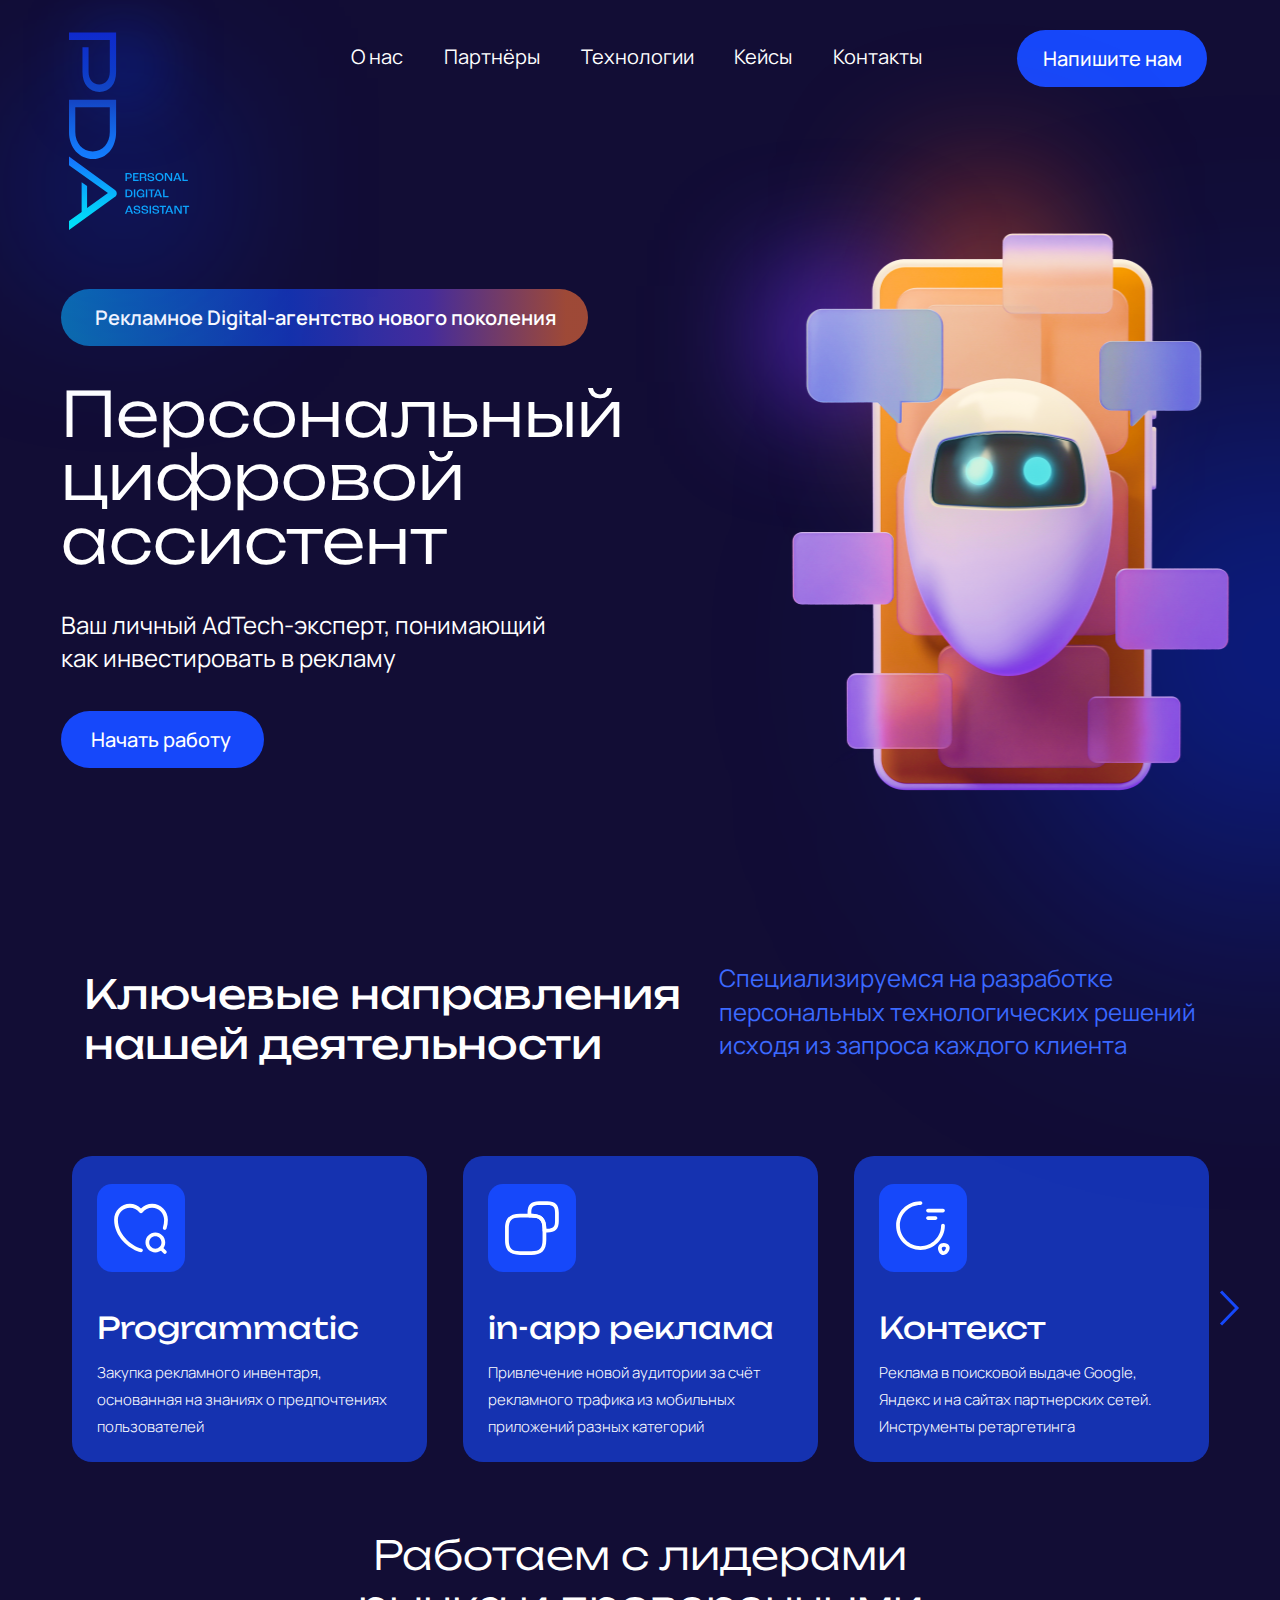
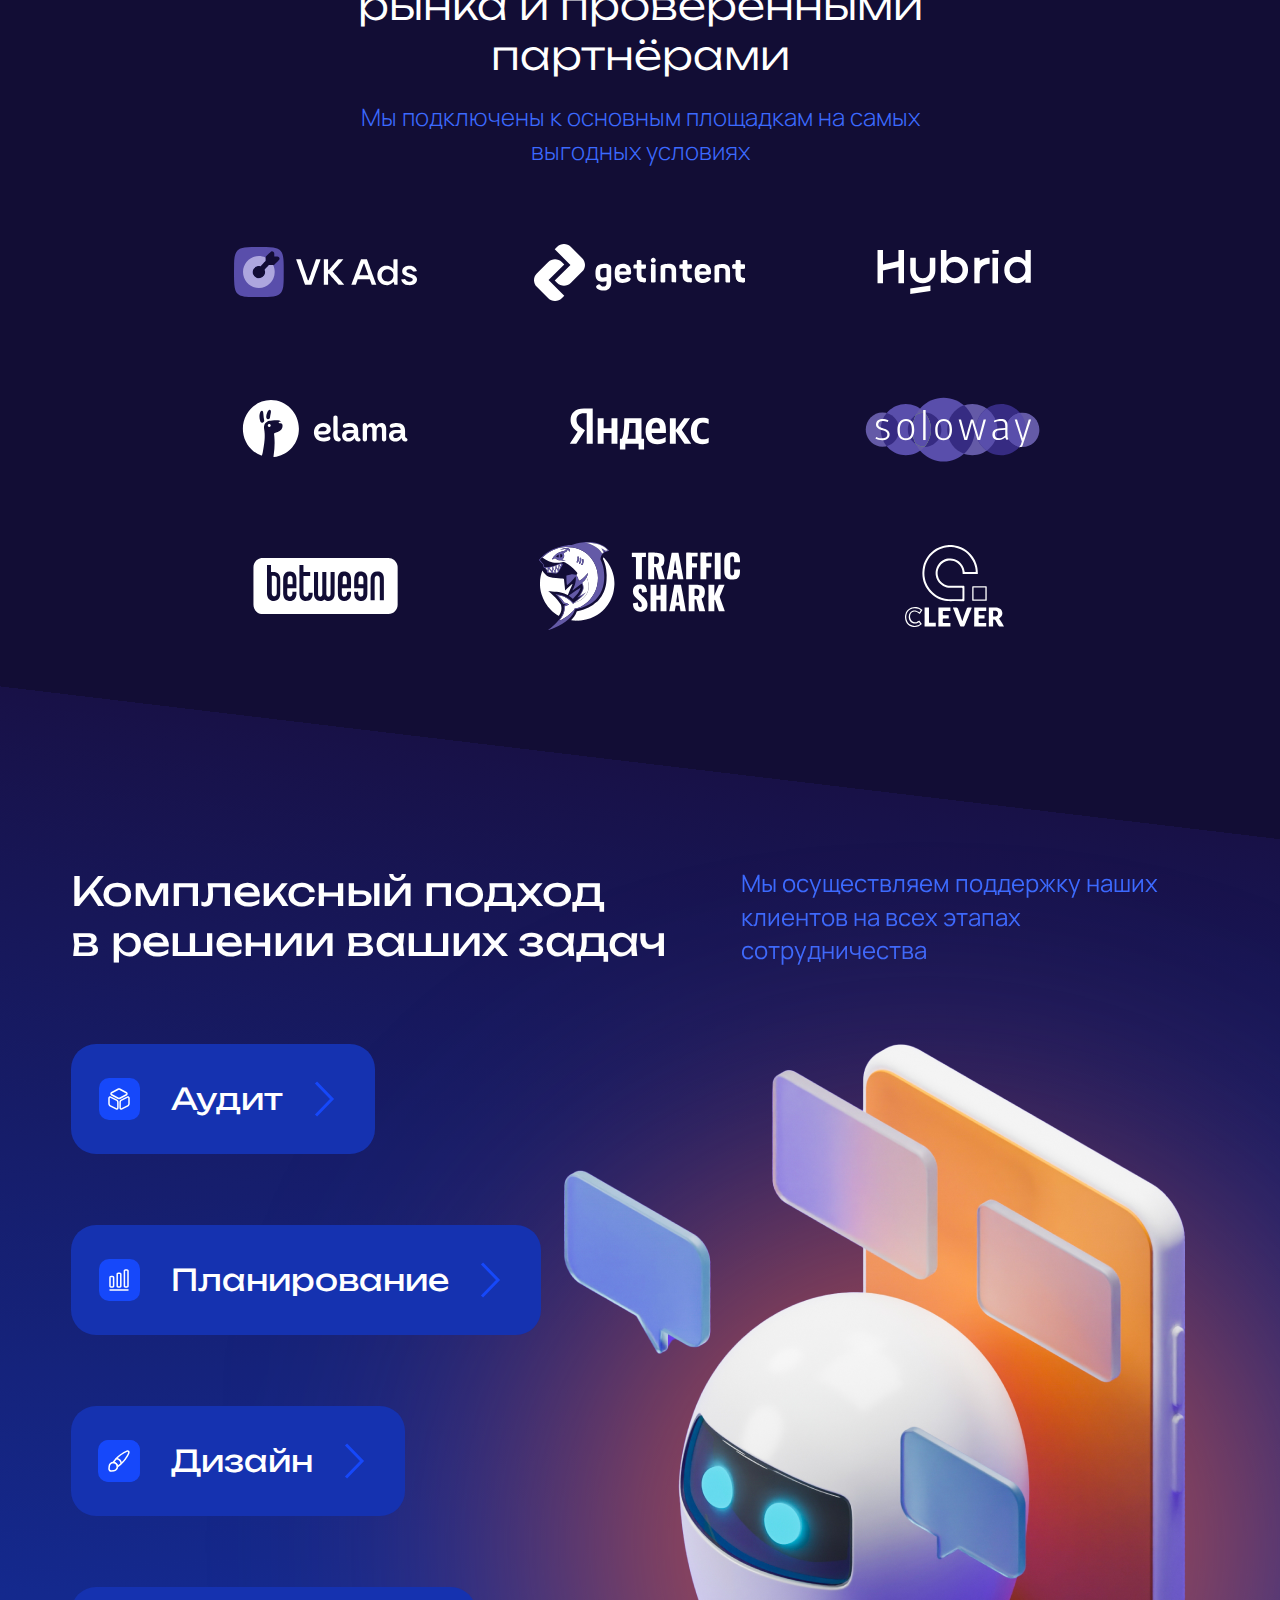
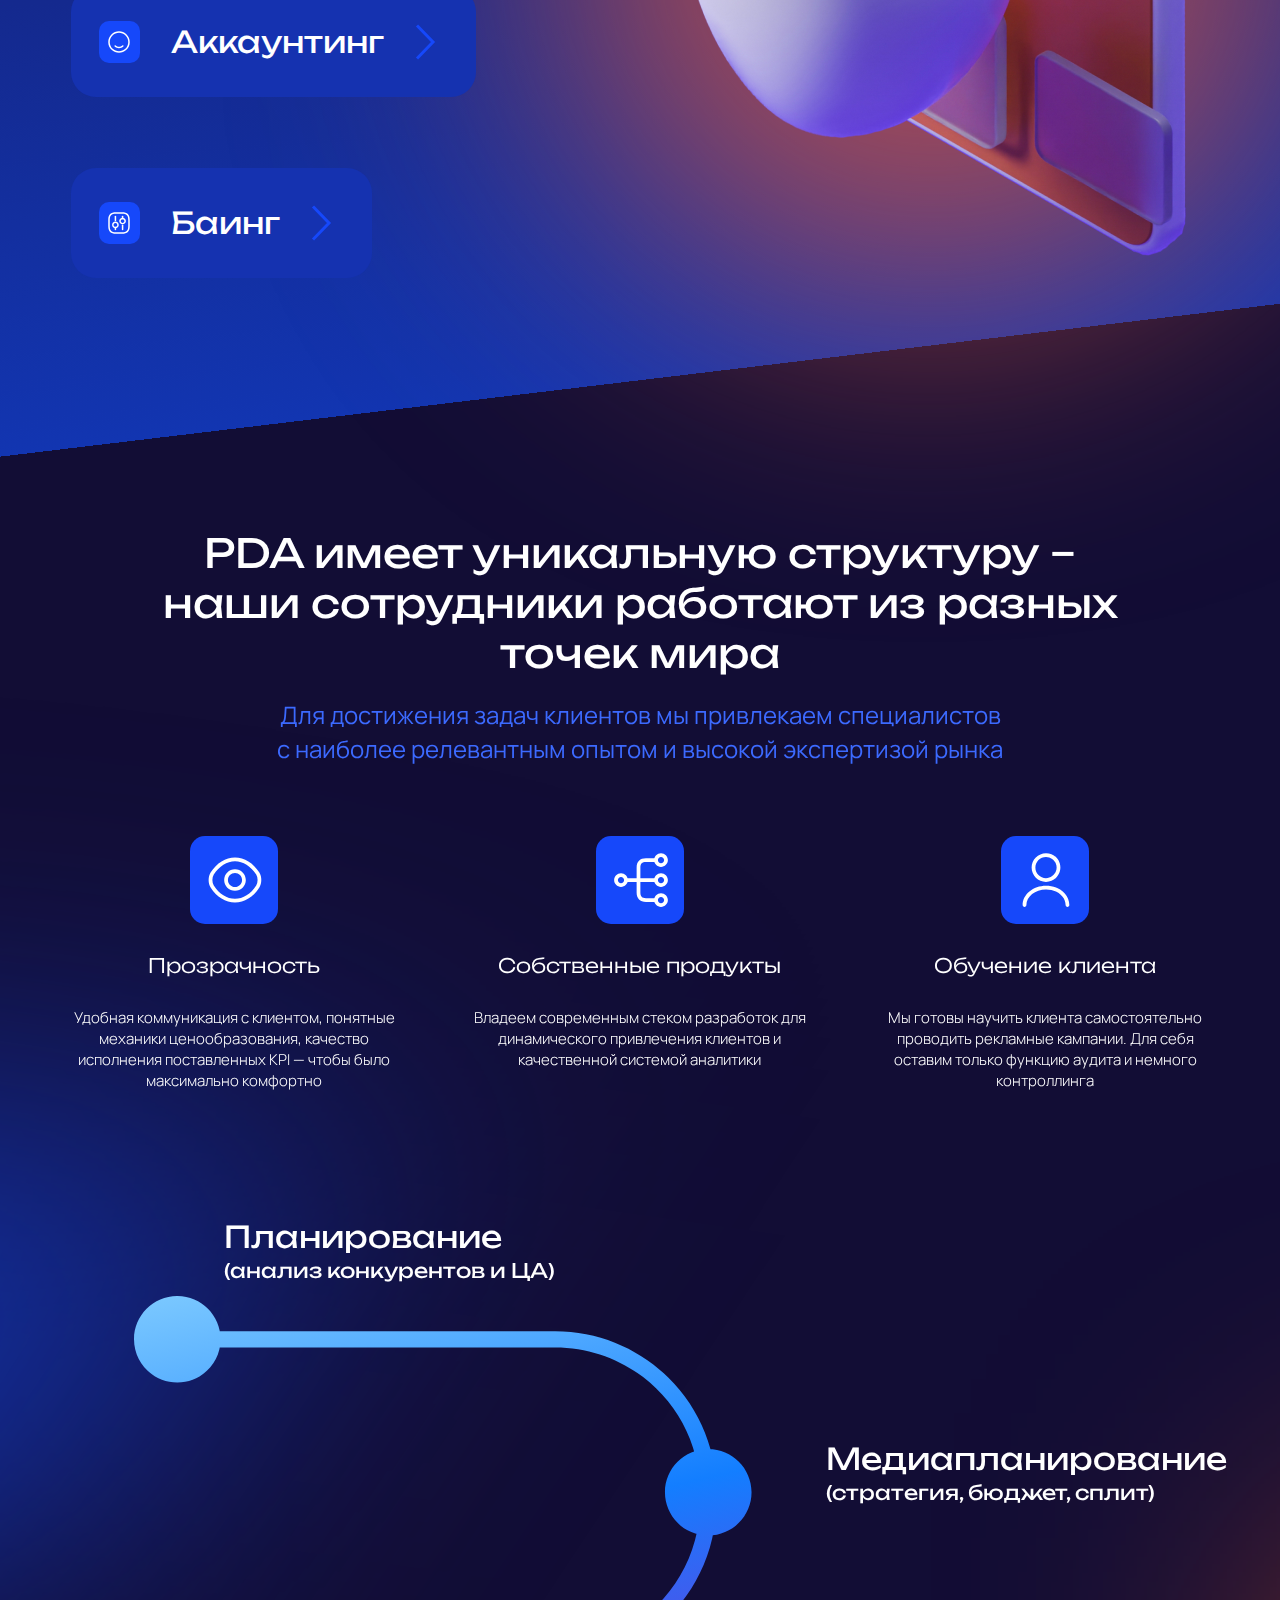
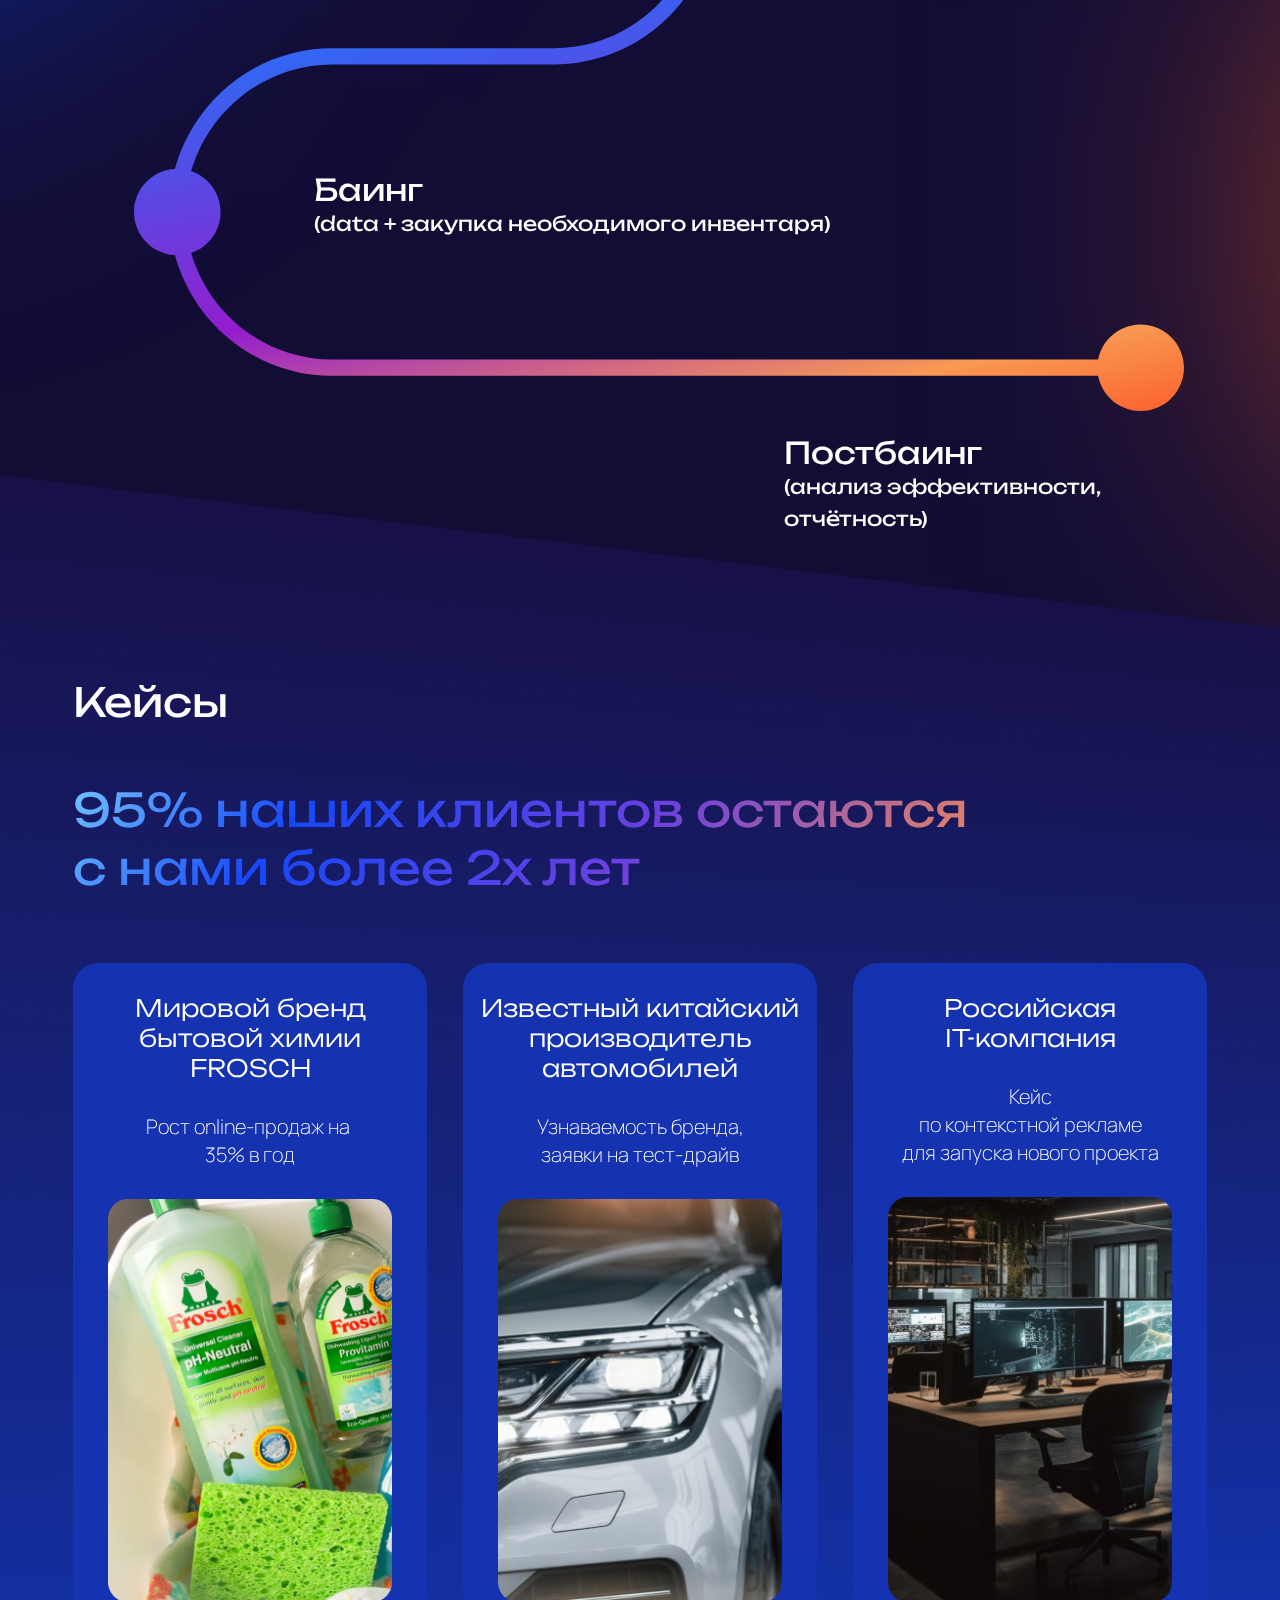
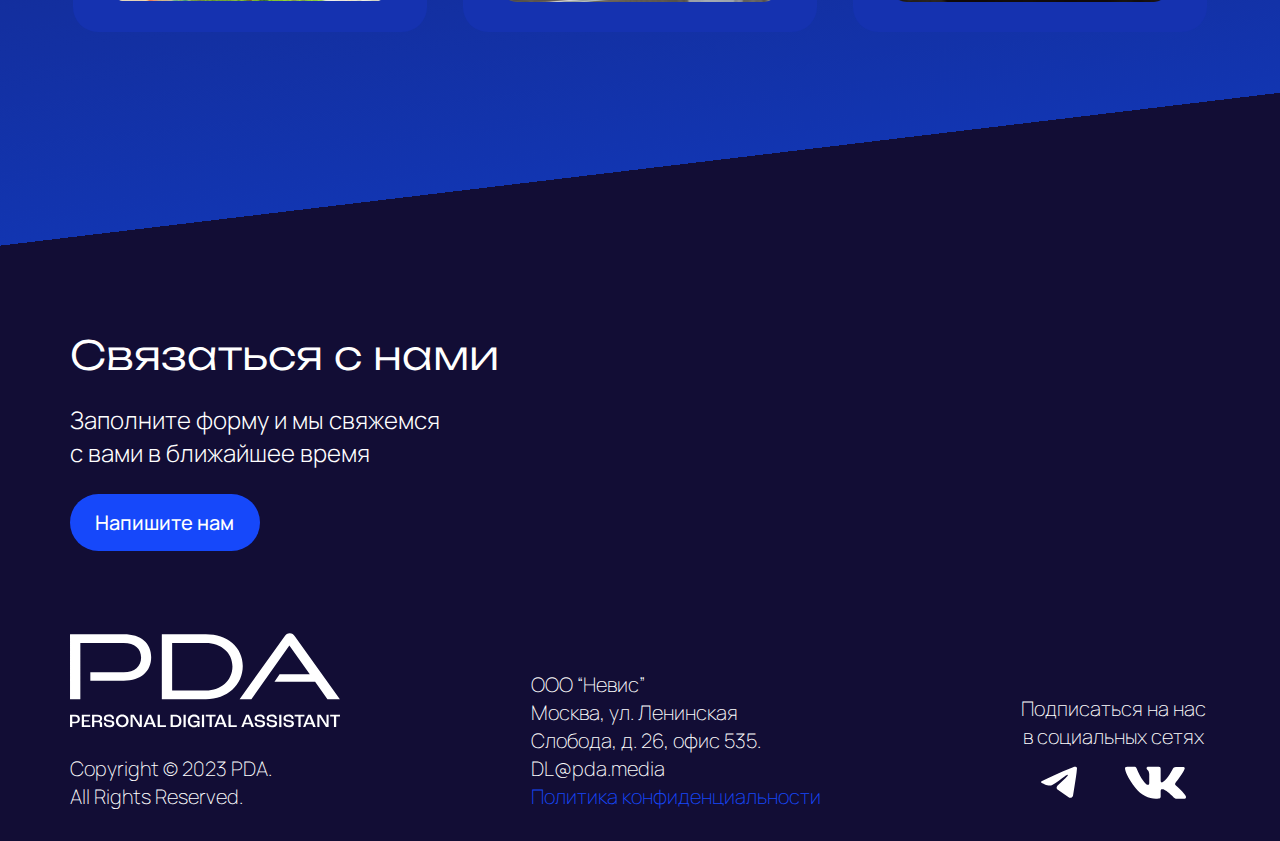
<file: index.html>
<!DOCTYPE html>
<html lang="ru">
<head>
    <meta charset="UTF-8">
    <meta http-equiv="X-UA-Compatible" content="IE=edge">
    <meta name="viewport" content="width=device-width, initial-scale=1.0">
    <title>PDA</title>
    <link rel="icon" type="image/x-icon" href="./img/Favicon.png">
    <link rel="stylesheet" href="style.css">
    <script>function get_name_browser(){    
        var isSafari = /^((?!chrome|android).)*safari/i.test(navigator.userAgent);
        if (isSafari) return true;
        return false;
        }
        if (get_name_browser()) {
        document.write('<link rel="stylesheet" href="safari.css">');
        }
    </script>
</head>
<body>
    <header class="navigation">
        <div class="navigation__logo">
            <a href="./index.html">
                <img class="navigation__logo__logo" src="./img/pda_logo.svg" alt="logo">
            </a>
            <img class="navigation__logo__elipse" src="./img/logo_Ellipse.svg" alt="elipse">
            <img class="navigation__logo__elipse2" src="./img/logo_Ellipse2.svg" alt="elipse">
        </div>
        <nav class="navigation__navbar">
            <a href="#about" class="navigation__navbar__link">О нас</a>
            <a href="#partners" class="navigation__navbar__link">Партнёры</a>
            <a href="#tech" class="navigation__navbar__link">Технологии</a>
            <a href="#cases" class="navigation__navbar__link">Кейсы</a>
            <a href="#contacts" class="navigation__navbar__link">Контакты</a>
        </nav>
        <a href="./cta.html">
            <button class="navigation__button" type="button">Напишите нам</button>
        </a>
    </header>
    <section class="welcome">
        <div class="welcome__content">
            <button class="welcome__content__button">Рекламное Digital-агентство нового поколения</button>
            <h1 class="welcome__content__h1">Персональный цифровой ассистент</h1>
            <h3 class="welcome__content__h3">Ваш личный AdTech-эксперт, понимающий <br> как инвестировать в рекламу</h3>
            <a href="#">
                <button class="welcome__content__button_start">Начать работу</button>
            </a>
        </div>
        <figure class="welcome__image">
            <img class="welcome__image__image" src="./img/welcome_image.png" alt="">
            <img class="welcome__image__elipse1" src="./img/welcome_elipse1.svg" alt="">
            <img class="welcome__image__elipse2" src="./img/welcome_elipse2.svg" alt="">
            <img class="welcome__image__elipse3" src="./img/welcome_elipse3.svg" alt="">
        </figure>
    </section>
    <section class="our_serv" id="about">
        <div class="our_serv__title">
            <h1 class="our_serv__title__h1">Ключевые направления <br>нашей деятельности</h1>
            <h3 class="our_serv__title__h3">Специализируемся на разработке <br>персональных технологических решений <br>исходя из запроса каждого клиента</h3>
        </div>
        <div class="our_serv__karusel">
            <img class="our_serv__karusel__arrow_left" src="./img/arrow.svg" alt="arrow">
            <div class="our_serv__karusel__inner">
                <div class="our_serv__karusel__child">
                    <div class="our_serv__karusel__child__rect">
                        <img class="our_serv__karusel__child__rect__img" src="./img/serv_child1.svg" alt="basket">
                    </div>
                    <h2 class="our_serv__karusel__child__h2">Programmatic</h2>
                    <p class="our_serv__karusel__child__p">Закупка рекламного инвентаря, <br>основанная на знаниях о предпочтениях <br>пользователей</p>
                </div>
                <div class="our_serv__karusel__child">
                    <div class="our_serv__karusel__child__rect">
                        <img class="our_serv__karusel__child__rect__img" src="./img/serv_child2.svg" alt="windows">
                    </div>
                    <h2 class="our_serv__karusel__child__h2">in-app реклама</h2>
                    <p class="our_serv__karusel__child__p">Привлечение новой аудитории за счёт <br>рекламного трафика из мобильных <br>приложений разных категорий</p>
                </div>
                <div class="our_serv__karusel__child">
                    <div class="our_serv__karusel__child__rect">
                        <img class="our_serv__karusel__child__rect__img" src="./img/serv_child3.svg" alt="basket">
                    </div>
                    <h2 class="our_serv__karusel__child__h2">Контекст</h2>
                    <p class="our_serv__karusel__child__p">Реклама в поисковой выдаче Google, <br>Яндекс и на сайтах партнерских сетей. <br>Инструменты ретаргетинга</p>
                </div>
                <div class="our_serv__karusel__child">
                    <div class="our_serv__karusel__child__rect">
                        <img class="our_serv__karusel__child__rect__img" src="./img/serv_child4.svg" alt="smm">
                    </div>
                    <h2 class="our_serv__karusel__child__h2">SMM — соцсети</h2>
                    <p class="our_serv__karusel__child__p">	Самые эффективные технологии для <br>взаимодействия с аудиторией через <br>социальные сети</p>
                </div>
                <div class="our_serv__karusel__child">
                    <div class="our_serv__karusel__child__rect">
                        <img class="our_serv__karusel__child__rect__img" src="./img/serv_child5.svg" alt="">
                    </div>
                    <h2 class="our_serv__karusel__child__h2">Маркетплейсы <br>(OZON, WB)</h2>
                    <p class="our_serv__karusel__child__p">Комплексный подход в развитии Вашего <br>нового канала продаж любого масштаба</p>
                </div>
            </div>
            <img class="our_serv__karusel__arrow_right" src="./img/arrow.svg" alt="arrow">
        </div>
    </section>
    <section class="partners" id="partners">
        <h1 class="partners__h1">Работаем с лидерами рынка и проверенными партнёрами</h1>
        <p class="partners__p">Мы подключены к основным площадкам на самых выгодных условиях</p>
        <div class="partners__grid">
            <div class="partners__grid__child">
                <img class="partners__grid__child__img" src="./img/logo/VKAds 1.svg" alt="vk">
            </div>
            <div class="partners__grid__child">
                <img class="partners__grid__child__img" src="./img/logo/GetIntent 1.svg" alt="getintent">
            </div>
            <div class="partners__grid__child">
                <img class="partners__grid__child__img" src="./img/logo/Hybrid_logo.svg" alt="hybrid">
            </div>
            <div class="partners__grid__child">
                <img class="partners__grid__child__img" src="./img/logo/ELAMA_logo.svg" alt="elama">
            </div>
            <div class="partners__grid__child">
                <img class="partners__grid__child__img" src="./img/logo/Yandex_logo.svg" alt="yandex">
            </div>
            <div class="partners__grid__child">
                <img class="partners__grid__child__img" src="./img/logo/Soloway_logo.svg" alt="soloway">
            </div>
            <div class="partners__grid__child">
                <img class="partners__grid__child__img" src="./img/logo/Between_logo.svg" alt="between">
            </div>
            <div class="partners__grid__child">
                <img class="partners__grid__child__img" src="./img/logo/TS 1.svg" alt="shark">
            </div>
            <div class="partners__grid__child clever">
                <img class="partners__grid__child__img" src="./img/logo/Clever_logo.svg" alt="clever">
            </div>
        </div>
    </section>
    <section class="wedo" id="tech">
        <div class="wedo__big"></div>
        <div class="wedo__title">
            <h1 class="wedo__title__h1">Комплексный подход <br>в решении ваших задач</h1>
            <p class="wedo__title__p">Мы осуществляем поддержку наших клиентов на всех этапах сотрудничества</p>
        </div>
        <div class="wedo__main">
            <div class="wedo__main__buttons">
                <div class="wedo__main__buttons__child">
                    <button class="wedo__main__buttons__child__btn" type="button">
                        <div class="wedo__main__buttons__child__btn__rect">
                            <img src="./img/wedo_1.svg" alt="">
                        </div>
                        Аудит
                        <img class="wedo__main__buttons__child__btn__arrow" src="./img/arrow.svg" alt="">
                    </button>
                    <div class="wedo__main__buttons__child__hidden">
                        <p class="wedo__main__buttons__child__hidden__text">Оценка качества РК и настроек веб-аналитки <br>
                            Анализ конкурентов<br>
                            Подготовка рекомендаций<br>
                            Стратегия развития рекламной активности<br>
                        </p>
                    </div>
                </div>
                <div class="wedo__main__buttons__child">
                    <button class="wedo__main__buttons__child__btn" type="button">
                        <div class="wedo__main__buttons__child__btn__rect">
                            <img src="./img/wedo_2.svg" alt="">
                        </div>
                        Планирование
                        <img class="wedo__main__buttons__child__btn__arrow" src="./img/arrow.svg" alt="">
                    </button>
                    <div class="wedo__main__buttons__child__hidden">
                        <p class="wedo__main__buttons__child__hidden__text">Разработка медиапланов<br>Подготовка КП / презентаций
                        </p>
                    </div>
                </div>
                <div class="wedo__main__buttons__child">
                    <button class="wedo__main__buttons__child__btn" type="button">
                        <div class="wedo__main__buttons__child__btn__rect">
                            <img class="paint" src="./img/wedo_3.svg" alt="">
                        </div>
                        Дизайн
                        <img class="wedo__main__buttons__child__btn__arrow" src="./img/arrow.svg" alt="">
                    </button>
                    <div class="wedo__main__buttons__child__hidden">
                        <p class="wedo__main__buttons__child__hidden__text">Разработка собственного стиля <br>
                            Создание креативов
                            </p>
                    </div>
                </div>
                <div class="wedo__main__buttons__child">
                    <button class="wedo__main__buttons__child__btn" type="button">
                        <div class="wedo__main__buttons__child__btn__rect">
                            <img src="./img/wedo_4.svg" alt="">
                        </div>
                        Аккаунтинг
                        <img class="wedo__main__buttons__child__btn__arrow" src="./img/arrow.svg" alt="">
                    </button>
                    <div class="wedo__main__buttons__child__hidden">
                        <p class="wedo__main__buttons__child__hidden__text">Взаимодействие с клиентом на всех <br>стадиях проекта<br>
                            Контроль реализации поставленных <br>задач командой<br>Финансовое и юридическое <br>сопровождение, документооброт</p>
                    </div>
                </div>
                <div class="wedo__main__buttons__child">
                    <button class="wedo__main__buttons__child__btn" type="button">
                        <div class="wedo__main__buttons__child__btn__rect">
                            <img src="./img/wedo_5.svg" alt="">
                        </div>
                        Баинг
                        <img class="wedo__main__buttons__child__btn__arrow" src="./img/arrow.svg" alt="">
                    </button>
                    <div class="wedo__main__buttons__child__hidden">
                        <p class="wedo__main__buttons__child__hidden__text">Ведение кампаний клиентов<br>Контроль выполнения KPI<br>Взаимодействие с подрядчиками</p>
                    </div>
                </div>
            </div>
            <div class="wedo__main__img">
                <img class="wedo__main__img__main" src="./img/wedo_main.png" alt="">
                <img class="wedo__main__img__elipse" src="./img/wedo_elipse.svg" alt="">
            </div>
        </div>
    </section>
    <section class="points">
        <div class="points__text">
            <h2 class="points__text__h2">PDA имеет уникальную структуру – наши сотрудники работают из разных точек мира</h2>
            <p class="points__text__p">Для достижения задач клиентов мы привлекаем специалистов <br>с наиболее релевантным опытом и высокой экспертизой рынка</p>
        </div>
        <div class="points__cards">
            <div class="points__cards__card">
                <div class="points__cards__card__rectangle">
                    <img src="./img/points1.svg" alt="action" class="points__cards__card__rectangle__img">
                </div>
                <h3 class="points__cards__card__h3">Прозрачность</h3>
                <p class="points__cards__card__p">Удобная коммуникация с клиентом, понятные механики ценообразования, качество исполнения поставленных KPI — чтобы было максимально комфортно</p>
            </div>
            <div class="points__cards__card">
                <div class="points__cards__card__rectangle">
                    <img src="./img/points2.svg" alt="action" class="points__cards__card__rectangle__img">
                </div>
                <h3 class="points__cards__card__h3">Собственные продукты</h3>
                <p class="points__cards__card__p">Владеем современным стеком разработок для динамического привлечения клиентов и качественной системой аналитики</p>
            </div>
            <div class="points__cards__card">
                <div class="points__cards__card__rectangle">
                    <img src="./img/points3.svg" alt="action" class="points__cards__card__rectangle__img">
                </div>
                <h3 class="points__cards__card__h3">Обучение клиента</h3>
                <p class="points__cards__card__p">Мы готовы научить клиента самостоятельно проводить рекламные кампании. Для себя оставим только функцию аудита и немного контроллинга</p>
            </div>
        </div>
    </section>
    <section class="process">
        <div class="process__font">
            <div class="process__font__images">
                <img src="./img/process_vector.svg" alt="vector" class="process__font__images__vector">
                <img src="./img/process__elipse__left_top.svg" alt="elipse" class="process__font__images__lefttop">
                <img src="./img/process__elipse__right.svg" alt="elipse" class="process__font__images__right">
            </div>
            </div>
        <div class="process__cards">
            <div class="process__cards__card card1">
                <h2 class="process__cards__card__h2">Планирование</h2>
                <h4 class="process__cards__card__h4">(анализ конкурентов и ЦА)</h4>
            </div>
            <div class="process__cards__card card2">
                <h2 class="process__cards__card__h2">Медиапланирование</h2>
                <h4 class="process__cards__card__h4">(стратегия, бюджет, сплит)</h4>
            </div>
            <div class="process__cards__card card3">
                <h2 class="process__cards__card__h2">Баинг</h2>
                <h4 class="process__cards__card__h4">(data + закупка необходимого инвентаря)</h4>
            </div>
            <div class="process__cards__card card4">
                <h2 class="process__cards__card__h2">Постбаинг</h2>
                <h4 class="process__cards__card__h4">(анализ эффективности, <br>отчётность)</h4>
            </div>
        </div>
    </section>
    <section class="cases" id="cases">
        <div class="cases__big"></div>
        <div class="cases__cont">
            <h1 class="cases__cont__h1">Кейсы</h1>
            <h1 class="cases__cont__h1_rainbow">95% наших клиентов остаются <br>с&nbsp;нами более 2х&nbsp;лет</h1>
            <div class="cases__cont__cards">
                <button class="cases__cont__cards__card" type="button">
                    <h2 class="cases__cont__cards__card__h2">Мировой бренд <br>бытовой химии <br>FROSCH</h2>
                    <p class="cases__cont__cards__card__p">Рост online-продаж на&nbsp;<br>35% в&nbsp;год</p>
                    <img class="cases__cont__cards__card__img" src="./img/case1.png" alt="">
                    <div class="cases__cont__cards__card__hidden">
                        <div class="cases__cont__cards__card__hidden__text"> 
                            <ul>Задачи:
                                <li>Разработка годовой <br>стратегии продвижения <br>бренда в&nbsp;Digital</li>
                                <li>Медиапланирование</li>
                                <li>Развитие нового канала <br>розничных продаж&nbsp;&mdash; <br>www.чистыйдом.рф</li>
                                <li>Programmatic, <br>контекстная реклама, <br>SEO</li>
                            </ul> 
                            <br>
                            <ul>KPI:
                                <li>Увеличить узнаваемость <br>бренда</li>
                                <li>Рост прямых продаж</li>
                                <li>Лояльность покупателей</li>
                                <br>
                            </ul>
                        </div>
                    </div>
                </button>
                <button class="cases__cont__cards__card" type="button">
                    <h2 class="cases__cont__cards__card__h2">Известный китайский <br>производитель <br>автомобилей</h2>
                    <p class="cases__cont__cards__card__p">Узнаваемость бренда, <br>заявки на&nbsp;тест-драйв</p>
                    <img class="cases__cont__cards__card__img" src="./img/case2.png" alt="">
                    <div class="cases__cont__cards__card__hidden">
                        <div class="cases__cont__cards__card__hidden__text">
                            <ul>
                                Задачи:
                                <li>Запуск видео-кампании <br>с&nbsp;баннерным ретаргет-<br>ингом.</li>
                                <li>ГЕО: Россия</li>
                                <li>Сегменты: Покупка авто-<br>мобиля, Автомобили <br>типа: &laquo;Кроссовер&raquo;, <br>&laquo;Универсал&raquo;, полно-<br>приводные автомобили.</li>
                                <li>Формат креативов: <br>Desktop + Mobile</li>
                                <li>Инструменты: White list, <br>Аудиторные закупки.</li>
                                <li>План: CTR</li>
                                <li>Бюджет: 1&nbsp;млн. руб.</li>
                            </ul>
                            <br>
                            <ul>
                                Результаты:
                                <li>CTR ролик 1.2% <br>(в&nbsp;плане 0.8%)</li>
                                <li>Досмотры&nbsp;75% <br>(в&nbsp;плане 65%)</li>
                                <li>CTR баннеры 0.23% <br>(в&nbsp;плане 0.20%)</li>
                                <li>2+&nbsp;млн пользователей <br>охвачено</li>
                                <li>2&nbsp;конверсии в&nbsp;покупку</li>
                                <li>87&nbsp;заявок на&nbsp;тест драйв</li>
                                <li>245 скачиваний прайс <br>листа</li>
                                <li>22&nbsp;заявки на&nbsp;кредит</li>
                                <li>165 нажатий на&nbsp;кнопку &laquo;<br>Поиск дилера&raquo;</li>
                                <br>
                            </ul>
                        </div>
                    </div>
                </button>
                <button class="cases__cont__cards__card" type="button">
                    <h2 class="cases__cont__cards__card__h2">Российская <br>IT-компания</h2>
                    <p class="cases__cont__cards__card__p">Кейс <br>по контекстной рекламе <br>для запуска нового проекта</p>
                    <img class="cases__cont__cards__card__img" src="./img/case3.png" alt="">
                    <div class="cases__cont__cards__card__hidden">
                        <div class="cases__cont__cards__card__hidden__text">
                            <ul>Задачи:
                                <li>Запуск проекта по&nbsp;набору <br>новых сотрудников, сбор <br>заявок на&nbsp;участие в&nbsp;собе-<br>седовании</li>
                            </ul>
                            <ul>Инструменты:
                                <li>Текстовые объявления</li>
                                <li>Баннер на&nbsp;поиске</li>
                                <li>Поисковый ремаркетинг</li>
                            </ul>
                            <br>
                            <ul>Сети:
                                <li>РСЯ</li>
                                <li>Ретаргетинг</li>
                                <li>Семантика</li>
                                <li>Домены конкурентов</li>
                                <li>LAL</li>
                                <li>Автотаргетинг</li>
                            </ul>  
                            <br>              
                            <ul>Результаты:
                                <li>Показы&nbsp;&mdash; 88248</li>
                                <li>Клики&nbsp;&mdash; 6878</li>
                                <li>CTR&nbsp;&mdash; 7,79%</li>
                                <li>Отправка заявок&nbsp;&mdash; 101&nbsp;шт</li>
                                <li>CPA&nbsp;&mdash; 1518&nbsp;₽</li>
                                <li>СR&nbsp;&mdash; 1,47%</li>
                                <br>
                            </ul>
                        </div>
                    </div>
                </button>
            </div>
        </div>
    </section>
    <section class="footer" id="contacts">
        <div class="footer__cont">
            <div class="footer__cont__top">
                <h1 class="footer__cont__top__h1">Связаться с нами</h1>
                <p class="footer__cont__top__p">Заполните форму и мы свяжемся <br>с вами в ближайшее время</p>
                <a href="./cta.html">
                    <button class="footer__cont__top__button" type="button">Напишите нам</button>
                </a>
            </div>
            <footer class="footer__cont__footer">
                <div class="footer__cont__footer__left">
                    <img src="./img/logo__footer.svg" alt="">
                    <p>Copyright © 2023 PDA. <br>All Rights Reserved.</p>
                </div>
                <p class="footer__cont__footer__middle">ООО “Невис”<br>Москва, ул. Ленинская <br>Слобода, д. 26, офис 535.<br><a href="mailto:DL@pda.media">DL@pda.media</a><br><a class="footer__cont__footer__middle__pol" href="./politika-konfidentsialnosti.html">Политика конфиденциальности</a></p>
                <div class="footer__cont__footer__right">
                    <p>Подписаться на нас в социальных сетях</p>
                    <div class="footer__cont__footer__right__social">
                        <a href="#" class="footer__cont__footer__right__social__link">
                            <img src="./img/tg_footer.svg" alt="telegram">
                        </a>
                        <a href="#" class="footer__cont__footer__right__social__link">
                            <img src="./img/vk_footer.svg" alt="vk">
                        </a>
                    </div>
                </div>
            </footer>
        </div>
    </section>
    <script>// Получаем все кнопки и скрытые блоки
        var buttons = document.querySelectorAll('.wedo__main__buttons__child__btn');
        var hiddenBlocks = document.querySelectorAll('.wedo__main__buttons__child__hidden');
        
        // Добавляем обработчик клика на каждую кнопку
        buttons.forEach(function(button, index) {
          button.addEventListener('click', function() {
            // При клике на кнопку, переключаем видимость соответствующего скрытого блока
            for (var i = 0; i < hiddenBlocks.length; i++) {
                hiddenBlocks[i].style.display = "none";
              }
            hiddenBlocks[index].style.display = "flex";
          });
          button.addEventListener('mouseleave', function() {
            for (var i = 0; i < hiddenBlocks.length; i++) {
                hiddenBlocks[i].style.display = "none";
            }
        });
        });
    </script>
    <script>
        // Получаем все кнопки и скрытые блоки
        var bu = document.querySelectorAll('.cases__cont__cards__card');
        var hi = document.querySelectorAll('.cases__cont__cards__card__hidden');

        // Добавляем обработчик клика на каждую кнопку
        bu.forEach(function(bu, index) {
            bu.addEventListener('click', function() {
                // При клике на кнопку, переключаем видимость соответствующего скрытого блока
                for (var i = 0; i < hi.length; i++) {
                    hi[i].style.display = "none";
                }
                hi[index].style.display = "flex";
            });
            bu.addEventListener('mouseleave', function() {
                for (var i = 0; i < hi.length; i++) {
                    hi[i].style.display = "none";
                }
            });
        });
    </script>
    <script>
        (function() {
            const ARROWS = {
                LEFT: document.querySelector('.our_serv__karusel__arrow_left'),
                RIGHT: document.querySelector('.our_serv__karusel__arrow_right'),
            }
         
            function getVisibleArrows(currentScroll, contentWidth, containerWidth) {
                if (contentWidth - currentScroll === 0) {
                    return ['RIGHT'];
                }
         
                if (currentScroll === containerWidth) {
                    return ['LEFT'];
                }
         
                return ['LEFT', 'RIGHT'];
            }
         
            function renderArrows(visibleArrows) {
                Object.keys(ARROWS).forEach(arrow => {
                    console.log(arrow);
                    if (visibleArrows.includes(arrow)) {
                        ARROWS[arrow].style.visibility = 'visible';
                    } else {
                        ARROWS[arrow].style.visibility = 'hidden';
                    }
                });
            }
         
            const carouselContent = document.querySelector('.our_serv__karusel__inner');
            carouselContent.addEventListener('scroll', function(e) {
                const containerWidth = e.target.offsetWidth;
                const contentWidth = e.target.scrollWidth;
                const scrollPosition = e.target.scrollLeft;
         
                const currentScroll = contentWidth - Math.round(scrollPosition);
         
                const visibleArrows = getVisibleArrows(currentScroll, contentWidth, containerWidth);
                renderArrows(visibleArrows);
            });
         
            renderArrows(['RIGHT']);
        })();
    </script>
    <script>
        document.addEventListener('DOMContentLoaded', function() {
            const carousel = document.querySelector('.our_serv__karusel__inner');
            const arrowLeft = document.querySelector('.our_serv__karusel__arrow_left');
            const arrowRight = document.querySelector('.our_serv__karusel__arrow_right');
            
            arrowLeft.addEventListener('click', function() {
              carousel.scrollBy({
                left: -carousel.offsetWidth,
                behavior: 'smooth'
              });
            });
            
            arrowRight.addEventListener('click', function() {
              carousel.scrollBy({
                left: carousel.offsetWidth,
                behavior: 'smooth'
              });
            });
          });
    </script>
    
</body>
</html>
</file>
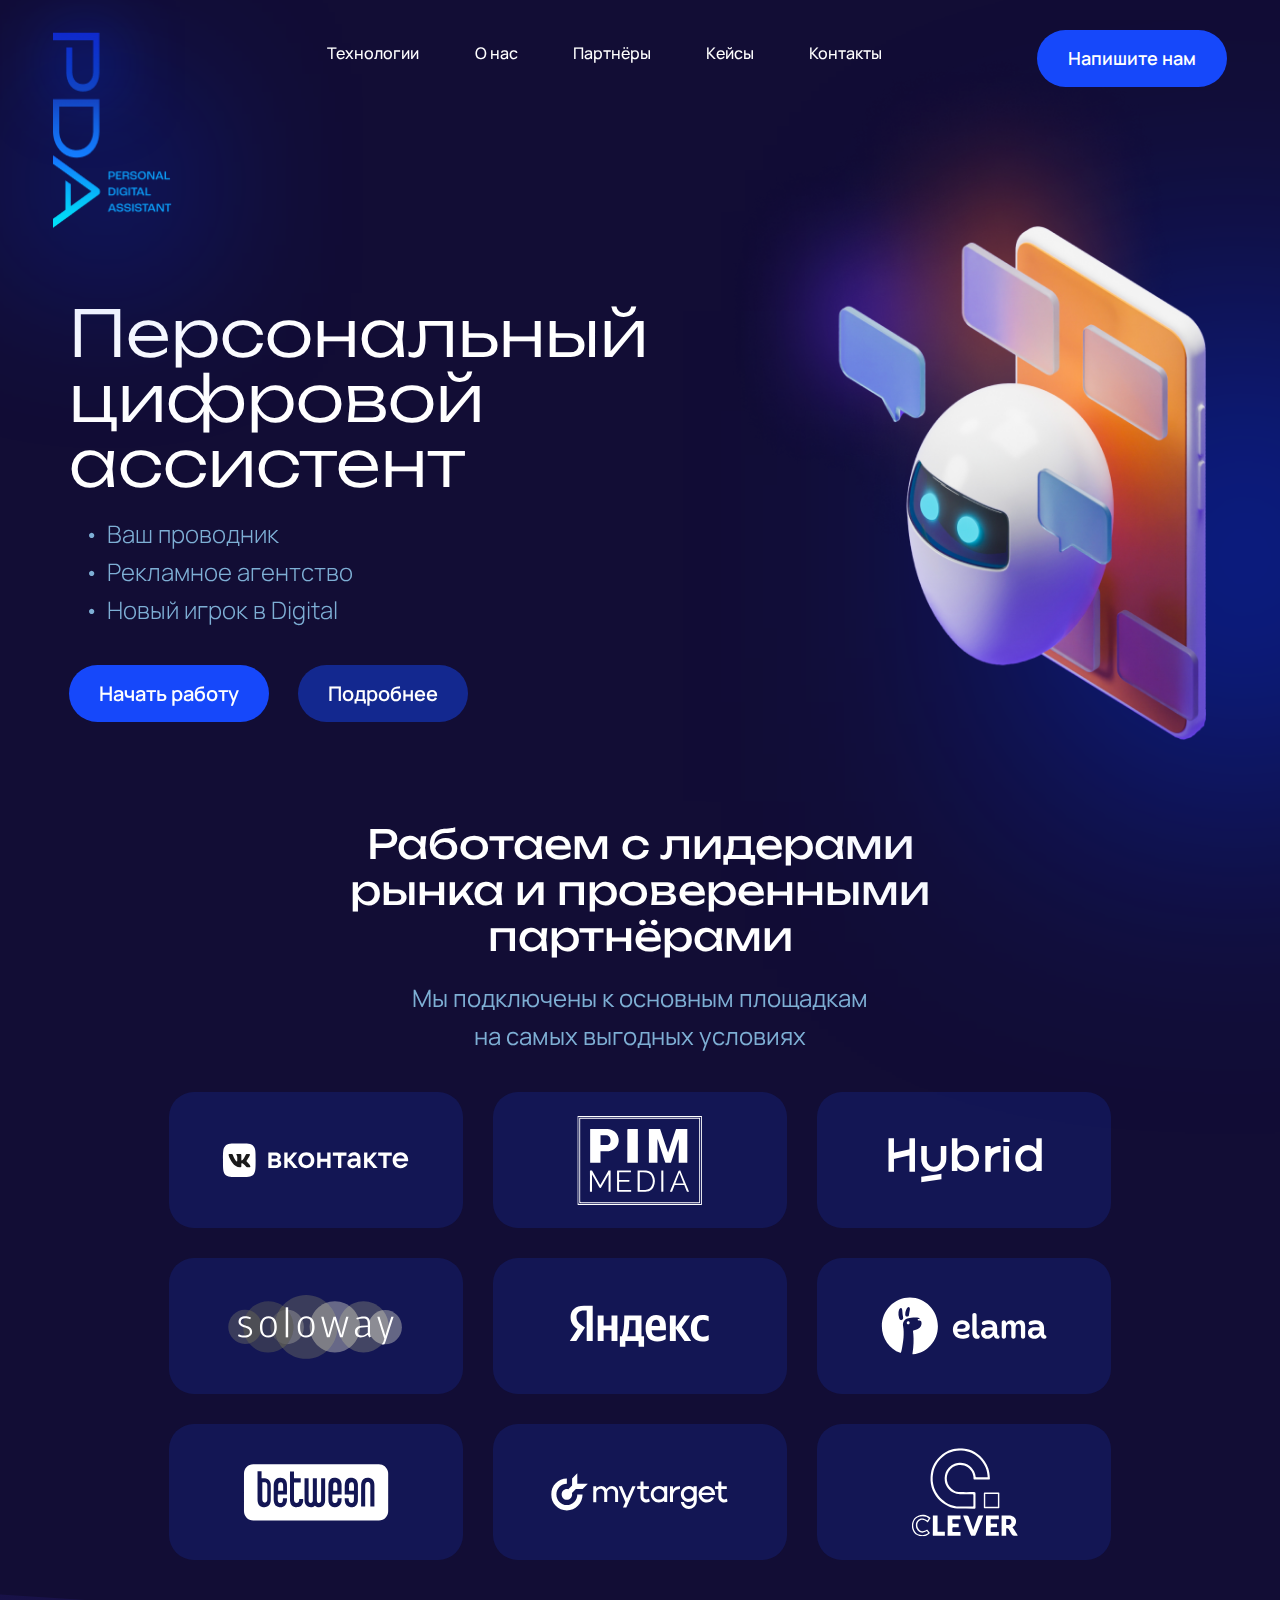
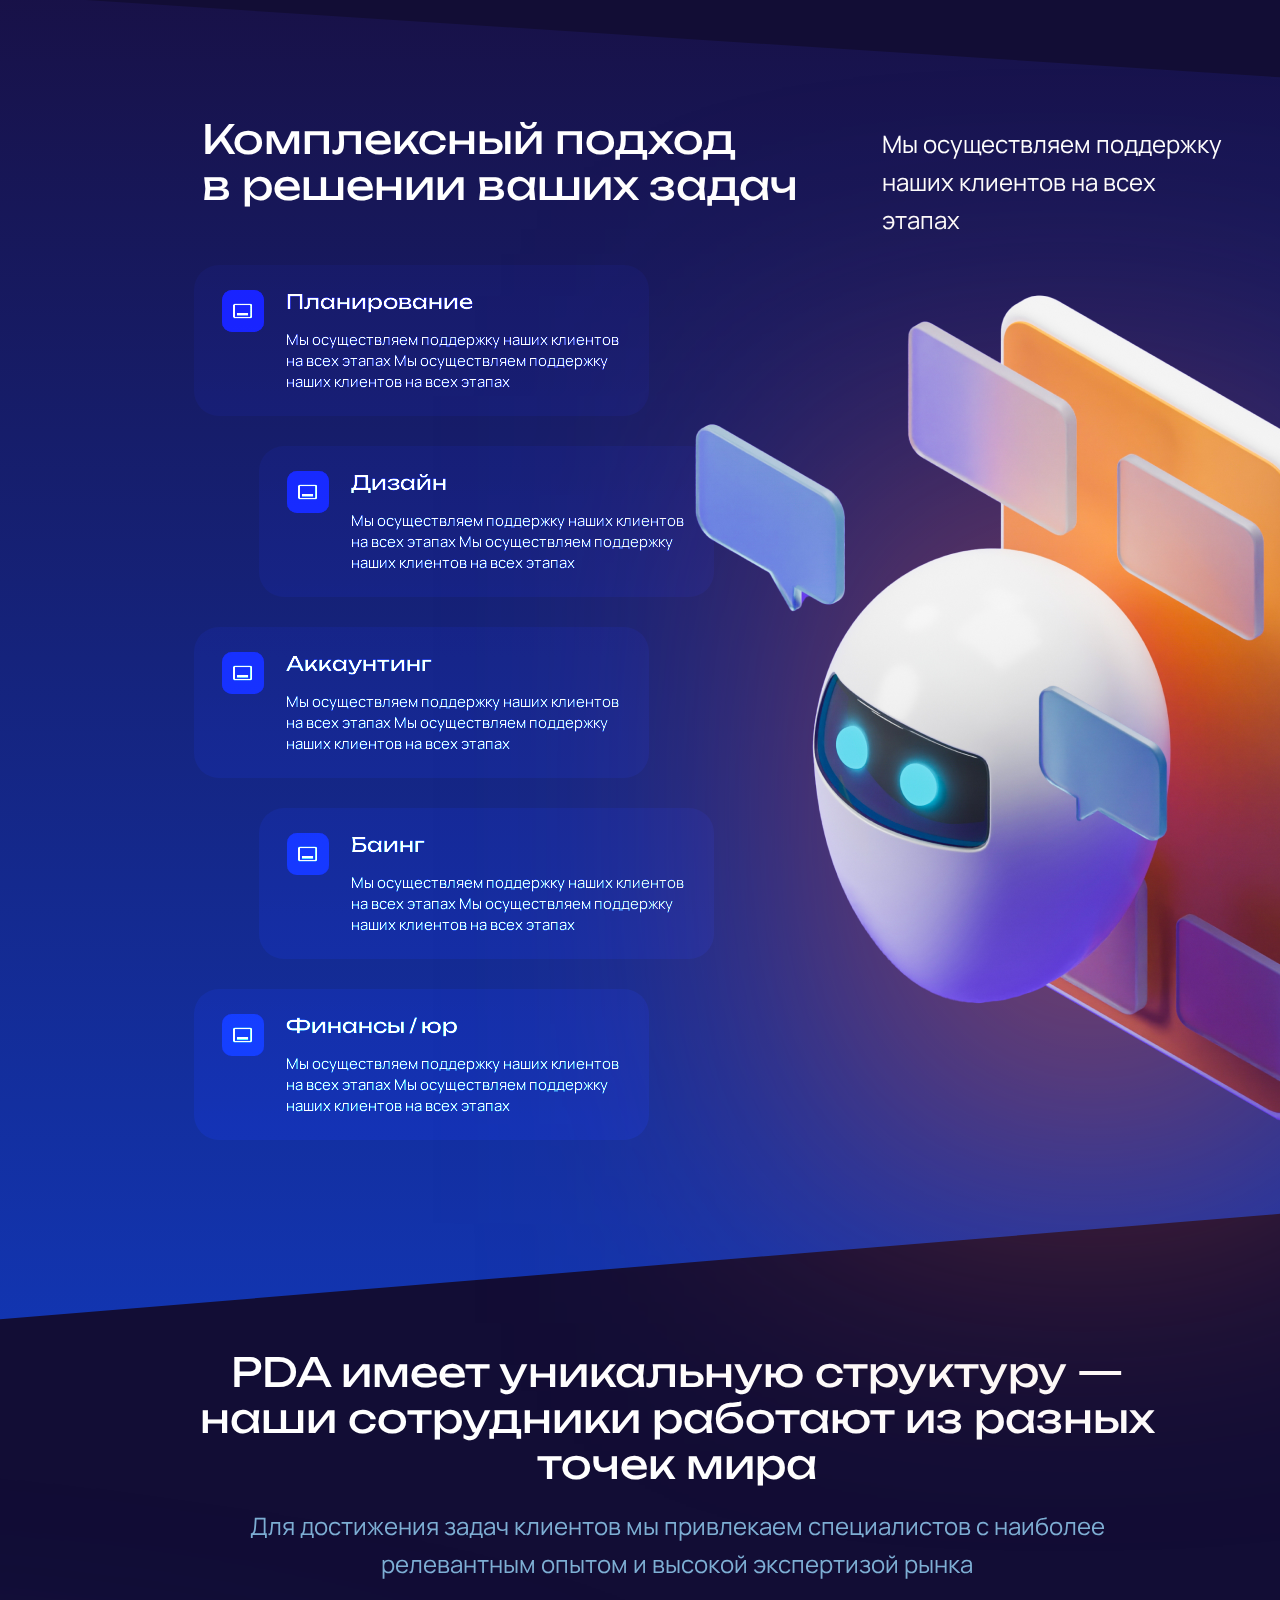
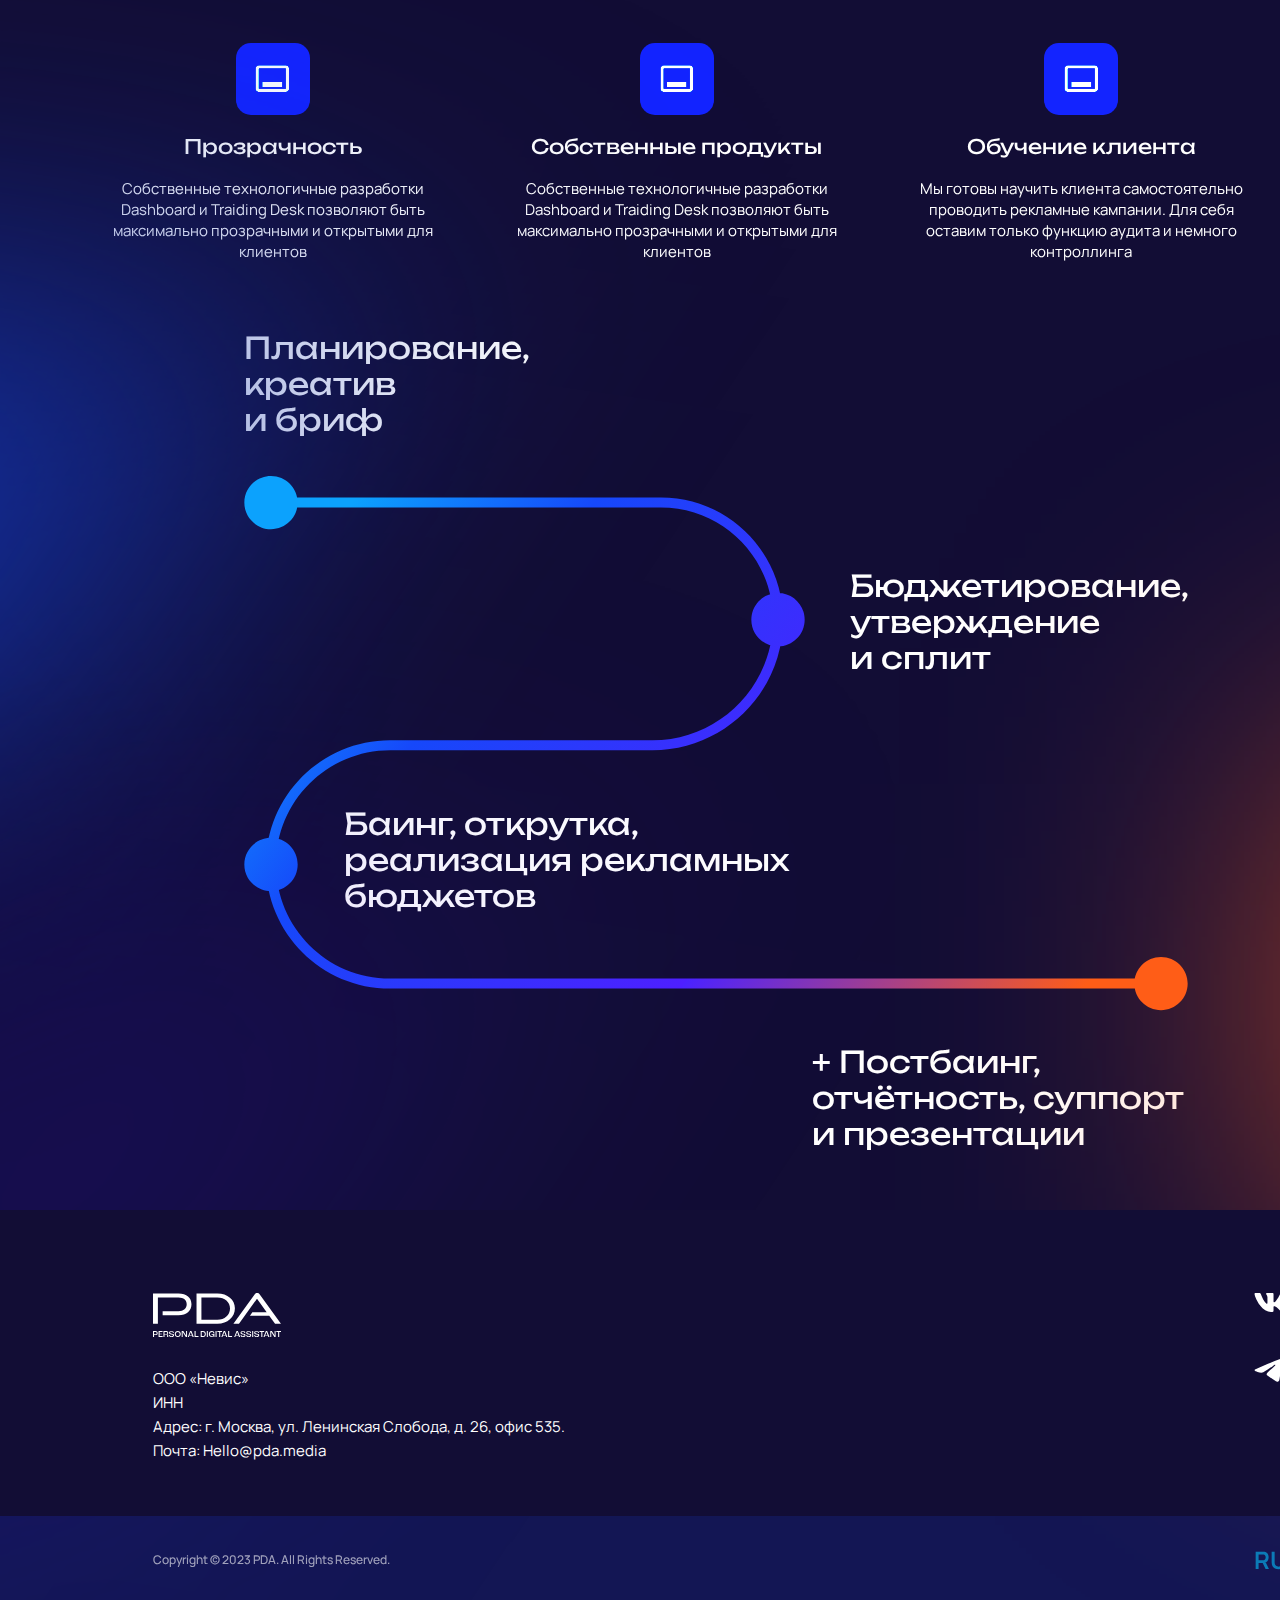
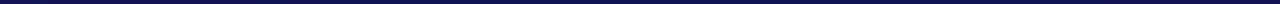
<file: version_1.0/index.html>
<!DOCTYPE html>
<html lang="ru">
<head>
    <meta charset="UTF-8">
    <meta http-equiv="X-UA-Compatible" content="IE=edge">
    <meta name="viewport" content="width=device-width, initial-scale=1.0">
    <title>PDA</title>
    <link rel="stylesheet" href="style.css">
</head>
<body>
    <header class="navigation">
        <div class="navigation__logo">
            <a href="./index.html">
                <img class="navigation__logo__logo" src="./img/Logo.png" alt="logo">
            </a>
            <img class="navigation__logo__elipse" src="./img/logo_Ellipse.svg" alt="elipse">
            <img class="navigation__logo__elipse2" src="./img/logo_Ellipse2.svg" alt="elipse">
        </div>
        <nav class="navigation__navbar">
            <a href="#tech" class="navigation__navbar__link">Технологии</a>
            <a href="#about" class="navigation__navbar__link">О нас</a>
            <a href="#partners" class="navigation__navbar__link">Партнёры</a>
            <a href="#cases" class="navigation__navbar__link">Кейсы</a>
            <a href="#contacts" class="navigation__navbar__link">Контакты</a>
        </nav>
        <button class="navigation__button" type="button">Напишите нам</button>
    </header>
    <section class="welcome">
        <div class="welcome__content">
            <h1 class="welcome__content__h1">Персональный цифровой ассистент</h1>
            <ul class="welcome__content__ul">
                <li class="welcome__content__ul__li">Ваш проводник</li>
                <li class="welcome__content__ul__li">Рекламное агентство</li>
                <li class="welcome__content__ul__li">Новый игрок в Digital</li>
            </ul>
            <div class="welcome__content__buttons">
                <button class="welcome__content__buttons__start">Начать работу</button>
                <button class="welcome__content__buttons__moreinfo">Подробнее</button>
            </div>
        </div>
        <figure class="welcome__image">
            <img class="welcome__image__image" src="./img/welcome_image.png" alt="">
            <img class="welcome__image__elipse" src="./img/welcome_elipse.svg" alt="">
        </figure>
    </section>

    <section class="partners" id="partners">
        <div class="partners__text">
            <h2 class="partners__text__h2">Работаем с лидерами рынка и проверенными партнёрами</h2>
            <p class="partners__text__p">Мы подключены к основным площадкам на самых выгодных условиях</p>
        </div>
        <div class="partners__cards">
            <div class="partners__cards__card">
                <a href="https://vk.com/" class="partners__cards__card__link" target="_blank">
                    <img src="./img/VK_logo.svg" alt="vk">
                </a>
            </div>
            <div class="partners__cards__card">
                <a href="https://pimmedia.ru/" class="partners__cards__card__link" target="_blank">
                    <img src="./img/Pimmedia_logo.svg" alt="pimmedia">
                </a>
            </div>
            <div class="partners__cards__card">
                <a href="https://hybrid.ai/" class="partners__cards__card__link" target="_blank">
                    <img src="./img/Hybrid_logo.svg" alt="hybrid">
                </a>
            </div>
            <div class="partners__cards__card">
                <a href="https://www.soloway.ru/" class="partners__cards__card__link" target="_blank">
                    <img src="./img/Soloway_logo.svg" alt="soloway">
                </a>
            </div>
            <div class="partners__cards__card">
                <a href="https://yandex.com/" class="partners__cards__card__link" target="_blank">
                    <img src="./img/Yandex_logo.svg" alt="yandex">
                </a>
            </div>
            <div class="partners__cards__card">
                <a href="https://elama.ru/" class="partners__cards__card__link" target="_blank">
                    <img src="./img/ELAMA_logo.svg" alt="elama">
                </a>
            </div>
            <div class="partners__cards__card">
                <a href="https://betweendigital.ru/" class="partners__cards__card__link" target="_blank">
                    <img src="./img/Between_logo.svg" alt="beetwen">
                </a>
            </div>
            <div class="partners__cards__card">
                <a href="https://target.my.com/" class="partners__cards__card__link" target="_blank">
                    <img src="./img/MT_logo.svg" alt="mt">
                </a>
            </div>
            <div class="partners__cards__card">
                <a href="https://cleverdigitalmarketing.ca/" class="partners__cards__card__link" target="_blank">
                    <img src="./img/Clever_logo.svg" alt="clever">
                </a>
            </div>
        </div>
    </section>
    <section class="we_do" id="about">
        <div class="we_do__text">
            <h2 class="we_do__text__h2">Комплексный подход <br> в решении ваших задач</h2>
            <p class="we_do__text__p">Мы осуществляем поддержку наших клиентов на всех этапах</p>
        </div>
        <div class="we_do__info">
            <div class="we_do__info__card odd">
                <div class="we_do__info__card__rectangle">
                    <img src="./img/call_to_action.svg" alt="call">
                </div>
                <div class="we_do__info__card__text">
                    <h2 class="we_do__info__card__text__h2">Планирование</h2>
                    <p class="we_do__info__card__text__p">Мы осуществляем поддержку наших клиентов на всех этапах Мы осуществляем поддержку наших клиентов на всех этапах</p>
                </div>
            </div>
            <div class="we_do__info__card even">
                <div class="we_do__info__card__rectangle">
                    <img src="./img/call_to_action.svg" alt="call">
                </div>
                <div class="we_do__info__card__text">
                    <h2 class="we_do__info__card__text__h2">Дизайн</h2>
                    <p class="we_do__info__card__text__p">Мы осуществляем поддержку наших клиентов на всех этапах Мы осуществляем поддержку наших клиентов на всех этапах</p>
                </div>
            </div>
            <div class="we_do__info__card odd">
                <div class="we_do__info__card__rectangle">
                    <img src="./img/call_to_action.svg" alt="call">
                </div>
                <div class="we_do__info__card__text">
                    <h2 class="we_do__info__card__text__h2">Аккаунтинг</h2>
                    <p class="we_do__info__card__text__p">Мы осуществляем поддержку наших клиентов на всех этапах Мы осуществляем поддержку наших клиентов на всех этапах</p>
                </div>
            </div>
            <div class="we_do__info__card even">
                <div class="we_do__info__card__rectangle">
                    <img src="./img/call_to_action.svg" alt="call">     
                </div>
                <div class="we_do__info__card__text">
                    <h2 class="we_do__info__card__text__h2">Баинг</h2>
                    <p class="we_do__info__card__text__p">Мы осуществляем поддержку наших клиентов на всех этапах Мы осуществляем поддержку наших клиентов на всех этапах</p>
                </div>
            </div>
            <div class="we_do__info__card odd">
                <div class="we_do__info__card__rectangle">
                    <img src="./img/call_to_action.svg" alt="call">
                </div>
                <div class="we_do__info__card__text">
                    <h2 class="we_do__info__card__text__h2">Финансы / юр</h2>
                    <p class="we_do__info__card__text__p">Мы осуществляем поддержку наших клиентов на всех этапах Мы осуществляем поддержку наших клиентов на всех этапах</p>
                </div>
            </div>
            <figure class="we_do__info__image">
                <img class="we_do__info__image_img" src="./img/big__logo.png" alt="logo">
                <img  class="we_do__info__image__elipse" src="./img/Ellipse_big__logo.svg" alt="logo">
            </figure>
        </div>
    </section>
    <section class="points">
        <div class="points__text">
            <h2 class="points__text__h2">PDA имеет уникальную структуру — наши сотрудники работают из разных точек мира</h2>
            <p class="points__text__p">Для достижения задач клиентов мы привлекаем специалистов с наиболее релевантным опытом и высокой экспертизой рынка</p>
        </div>
        <div class="points__cards">
            <div class="points__cards__card">
                <div class="points__cards__card__rectangle">
                    <img src="./img/call_to_action_process.svg" alt="action" class="points__cards__card__rectangle__img">
                </div>
                <h3 class="points__cards__card__h3">Прозрачность</h3>
                <p class="points__cards__card__p">Собственные технологичные разработки Dashboard и Traiding Desk позволяют быть максимально прозрачными и открытыми для клиентов</p>
            </div>
            <div class="points__cards__card">
                <div class="points__cards__card__rectangle">
                    <img src="./img/call_to_action_process.svg" alt="action" class="points__cards__card__rectangle__img">
                </div>
                <h3 class="points__cards__card__h3">Собственные продукты</h3>
                <p class="points__cards__card__p">Собственные технологичные разработки Dashboard и Traiding Desk позволяют быть максимально прозрачными и открытыми для клиентов</p>
            </div>
            <div class="points__cards__card">
                <div class="points__cards__card__rectangle">
                    <img src="./img/call_to_action_process.svg" alt="action" class="points__cards__card__rectangle__img">
                </div>
                <h3 class="points__cards__card__h3">Обучение клиента</h3>
                <p class="points__cards__card__p">Мы готовы научить клиента самостоятельно проводить рекламные кампании. Для себя оставим только функцию аудита и немного контроллинга</p>
            </div>
        </div>
    </section>
    <section class="process">
        <div class="process__font">
            <div class="process__font__images">
                <img src="./img/process__vector.svg" alt="vector" class="process__font__images__vector">
                <img src="./img/process_elipse_left_bot.svg" alt="elipse" class="process__font__images__leftbottom">
                <img src="./img/process__elipse__left_top.svg" alt="elipse" class="process__font__images__lefttop">
                <img src="./img/process__elipse__right.svg" alt="elipse" class="process__font__images__right">
            </div>
            </div>
        <div class="process__cards">
            <div class="process__cards__card card1">
                <h2 class="process__cards__card__h2">Планирование, <br>креатив <br>и&nbsp;бриф</h2>
            </div>
            <div class="process__cards__card card2">
                <h2 class="process__cards__card__h2">Бюджетирование, <br>утверждение <br>и&nbsp;сплит</h2>
            </div>
            <div class="process__cards__card card3">
                <h2 class="process__cards__card__h2">Баинг, открутка, <br>реализация рекламных <br>бюджетов</h2>
            </div>
            <div class="process__cards__card card4">
                <h2 class="process__cards__card__h2">+ Постбаинг, <br>отчётность, суппорт <br>и&nbsp;презентации</h2>
            </div>
        </div>
    </section>
    <section class="footer" id="contacts">
        <div class="footer__top">
            <div class="footer__top__main_content">
                <div class="footer__top__main_content__left">
                    <img src="./img/logo__footer.svg" alt="logo" class="footer__top__main_content__left__img">
                    <div class="footer__top__main_content__left__text">
                        <p>ООО &laquo;Невис&raquo; <br>ИНН <br>Адрес: г. Москва, ул. Ленинская Слобода, д.&nbsp;26, офис 535. <br>Почта: Hello@pda.media</p>
                    </div>
                </div>
                <div class="footer__top__main_content__right">
                    <a href="#" class="footer__top__main_content__right__link">
                        <img src="./img/vk_footer.svg" alt="vk">
                    </a>
                    <a href="#" class="footer__top__main_content__right__link">
                        <img src="./img/tg__footer.svg" alt="telegram">
                    </a>
                </div>
            </div>
        </div>
        <footer class="footer__copyright">
            <div class="footer__copyright__div">
                <p class="footer__copyright__div__left">Copyright © 2023 PDA. All Rights Reserved.</p>
                <p class="footer__copyright__div__right">RU</p>
            </div>
        </footer>
    </section>
</body>
</html>
</file>
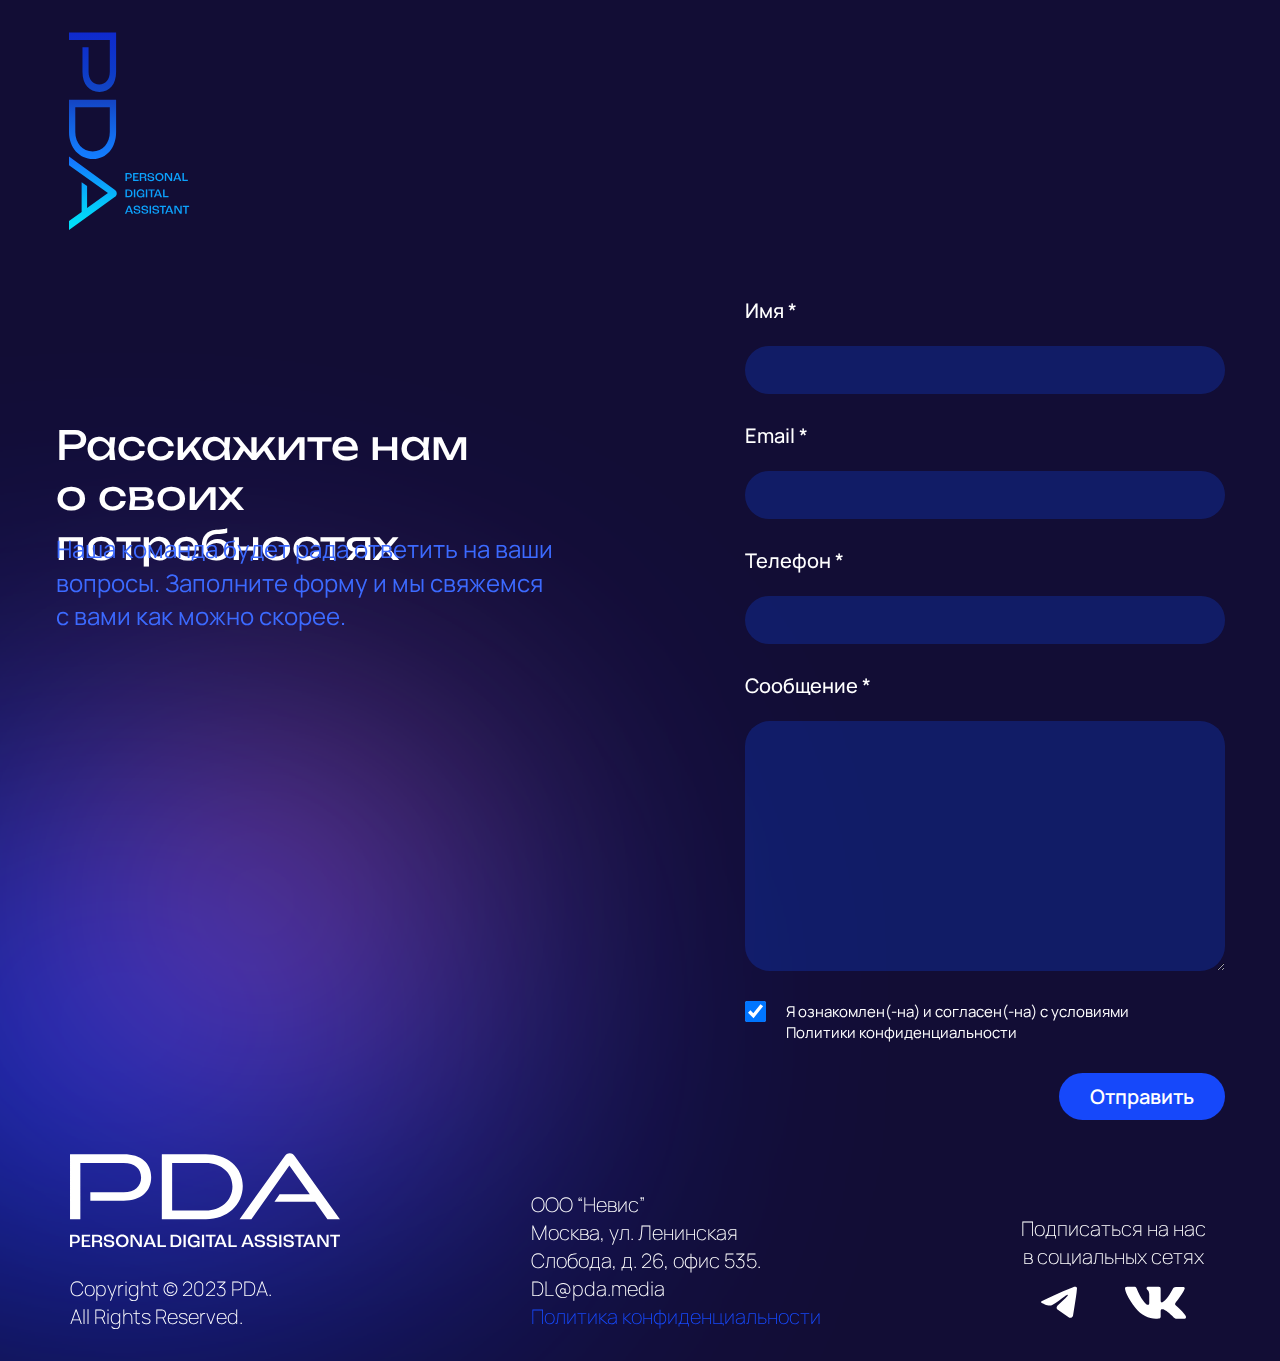
<file: cta.html>
<!DOCTYPE html>
<html lang="ru">
<head>
    <meta charset="UTF-8">
    <meta http-equiv="X-UA-Compatible" content="IE=edge">
    <meta name="viewport" content="width=device-width, initial-scale=1.0">
    <title>PDA contact</title>
    <link rel="icon" type="image/x-icon" href="./img/Favicon.png">
    <link rel="stylesheet" href="style.css">
    <script>function get_name_browser(){    
        var isSafari = /^((?!chrome|android).)*safari/i.test(navigator.userAgent);
        if (isSafari) return true;
        return false;
        }
        if (get_name_browser()) {
        document.write('<link rel="stylesheet" href="safari.css">');
        }
    </script>
</head>
<body>
    <div class="cta">
        <div class="cta__top">
            <a href="./index.html">
                <img class="cta__top__img" src="./img/pda_logo.svg" alt="">
            </a>
        </div>
        <div class="cta__middle">
            <div class="cta__middle__left">
                <h1 class="cta__middle__left__h1">Расскажите нам <br>о своих потребностях</h1>
                <p class="cta__middle__left__p">Наша команда будет рада ответить на ваши <br>вопросы. Заполните форму и мы свяжемся <br>с вами как можно скорее.</p>
                <img class="cta__middle__left__img" src="./img/EllipseCTA.svg" alt="">
                <img class="cta__middle__left__elipse" src="./img/EllipseCTA2.svg" alt="">
            </div>
            <form class="cta__middle__right" action="#" method="post">
                <div class="cta__middle__right__box">
                    <label for="name">Имя *</label>
                    <input class="cta__middle__right__box__area" type="text" id="name" name="name" required>
                </div>
                <div class="cta__middle__right__box">
                    <label for="email">Email *</label>
                    <input class="cta__middle__right__box__area" type="email" id="email" name="email" required>
                </div>
                <div class="cta__middle__right__box">
                    <label for="phone">Телефон *</label>
                    <input class="cta__middle__right__box__area" type="tel" id="phone" name="phone" required>
                </div>
                <div class="cta__middle__right__box">
                    <label for="message">Сообщение *</label>
                    <textarea type="text" class="cta__middle__right__box__message" id="message" name="message" required></textarea>
                </div>
                <div class="cta__middle__right__box agree">
                    <input type="checkbox" id="pc" name="pc" value="agree" required checked>
                    <label for="pc"> Я ознакомлен(-на) и согласен(-на) с условиями <br><a href="./politika-konfidentsialnosti.html">Политики конфиденциальности</a></label><br>
                </div>
                <button class="cta__middle__right__submit" type="submit">Отправить</button>
            </form>
        </div>
        <section class="footer footer_cta" id="contacts">
            <div class="footer__cont">
                <footer class="footer__cont__footer">
                    <div class="footer__cont__footer__left">
                        <img src="./img/logo__footer.svg" alt="">
                        <p>Copyright © 2023 PDA. <br>All Rights Reserved.</p>
                    </div>
                    <p class="footer__cont__footer__middle">ООО “Невис”<br>Москва, ул. Ленинская <br>Слобода, д. 26, офис 535.<br><a href="mailto:DL@pda.media">DL@pda.media</a><br><a class="footer__cont__footer__middle__pol" href="./politika-konfidentsialnosti.html">Политика конфиденциальности</a></p>
                    <div class="footer__cont__footer__right">
                        <p>Подписаться на нас в социальных сетях</p>
                        <div class="footer__cont__footer__right__social">
                            <a href="#" class="footer__cont__footer__right__social__link">
                                <img src="./img/tg_footer.svg" alt="telegram">
                            </a>
                            <a href="#" class="footer__cont__footer__right__social__link">
                                <img src="./img/vk_footer.svg" alt="vk">
                            </a>
                        </div>
                    </div>
                </footer>
            </div>
        </section>
    </div>
</body>
</html>
</file>
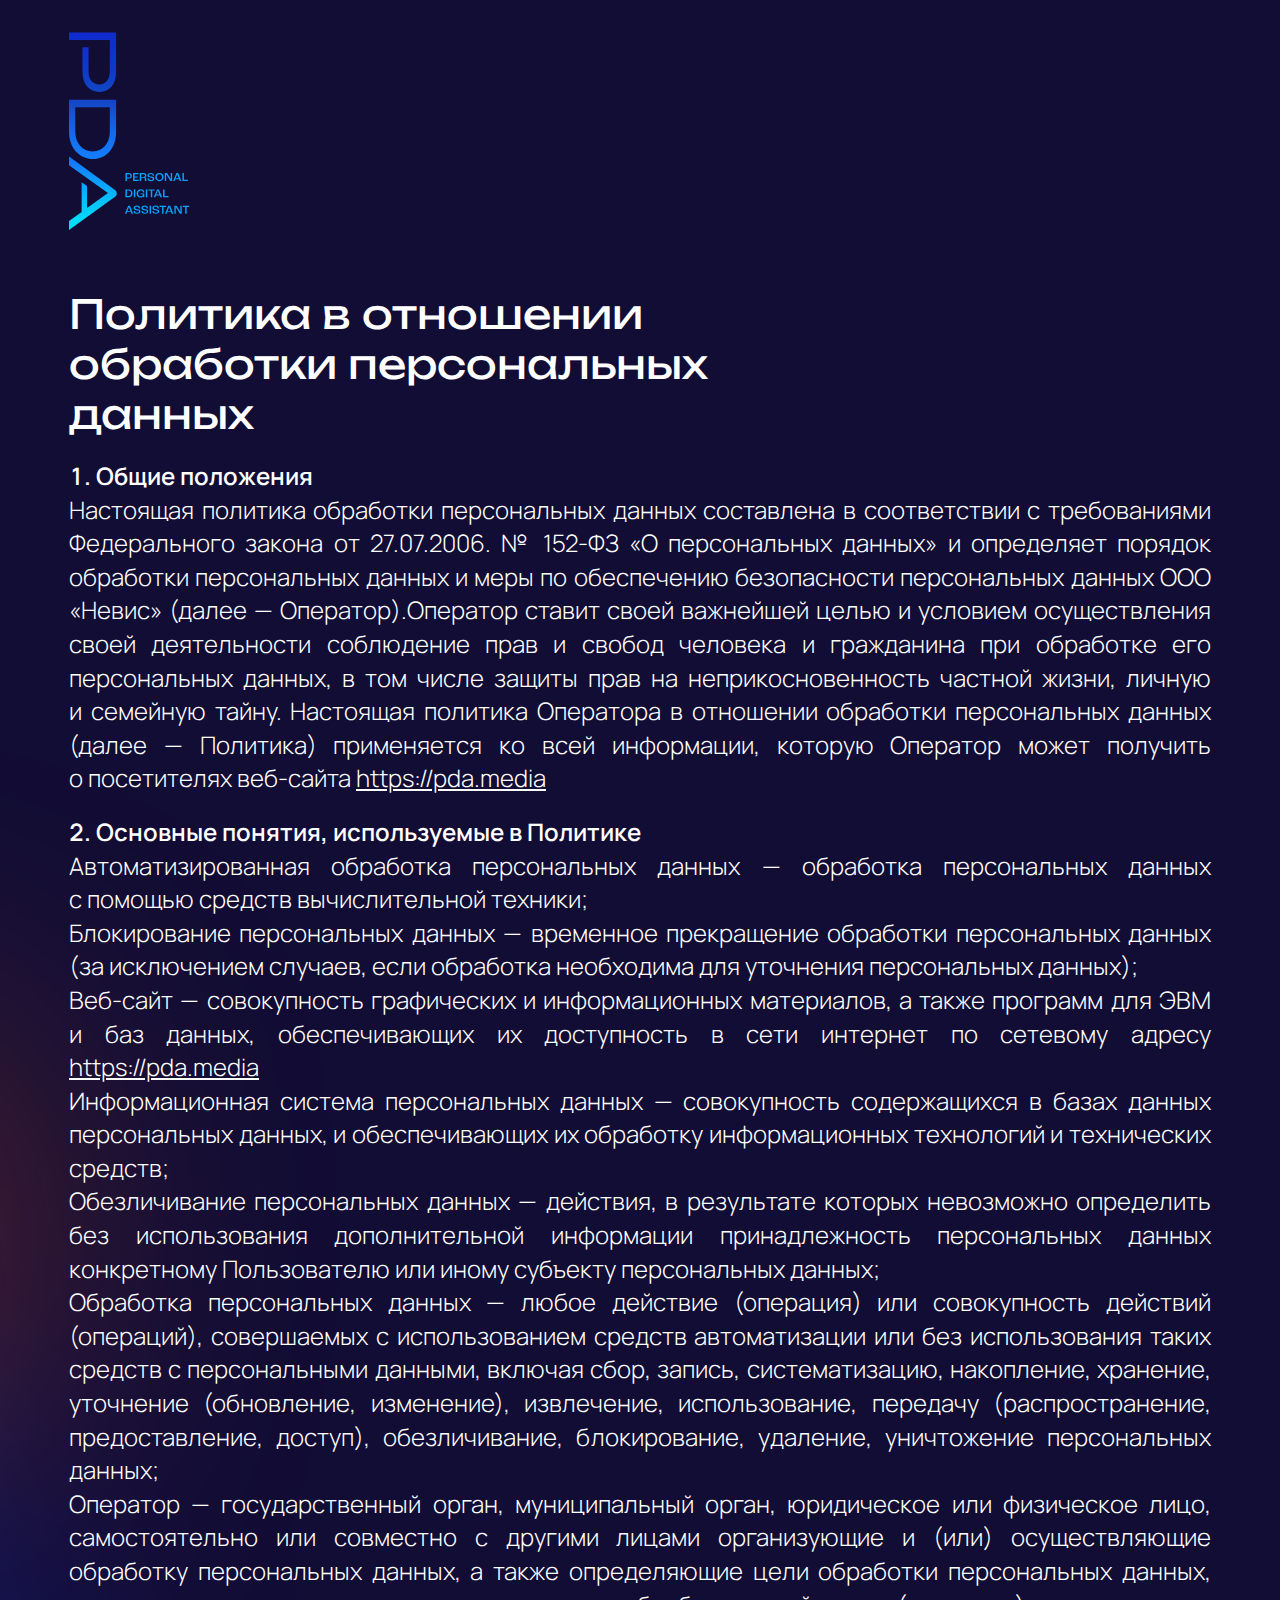
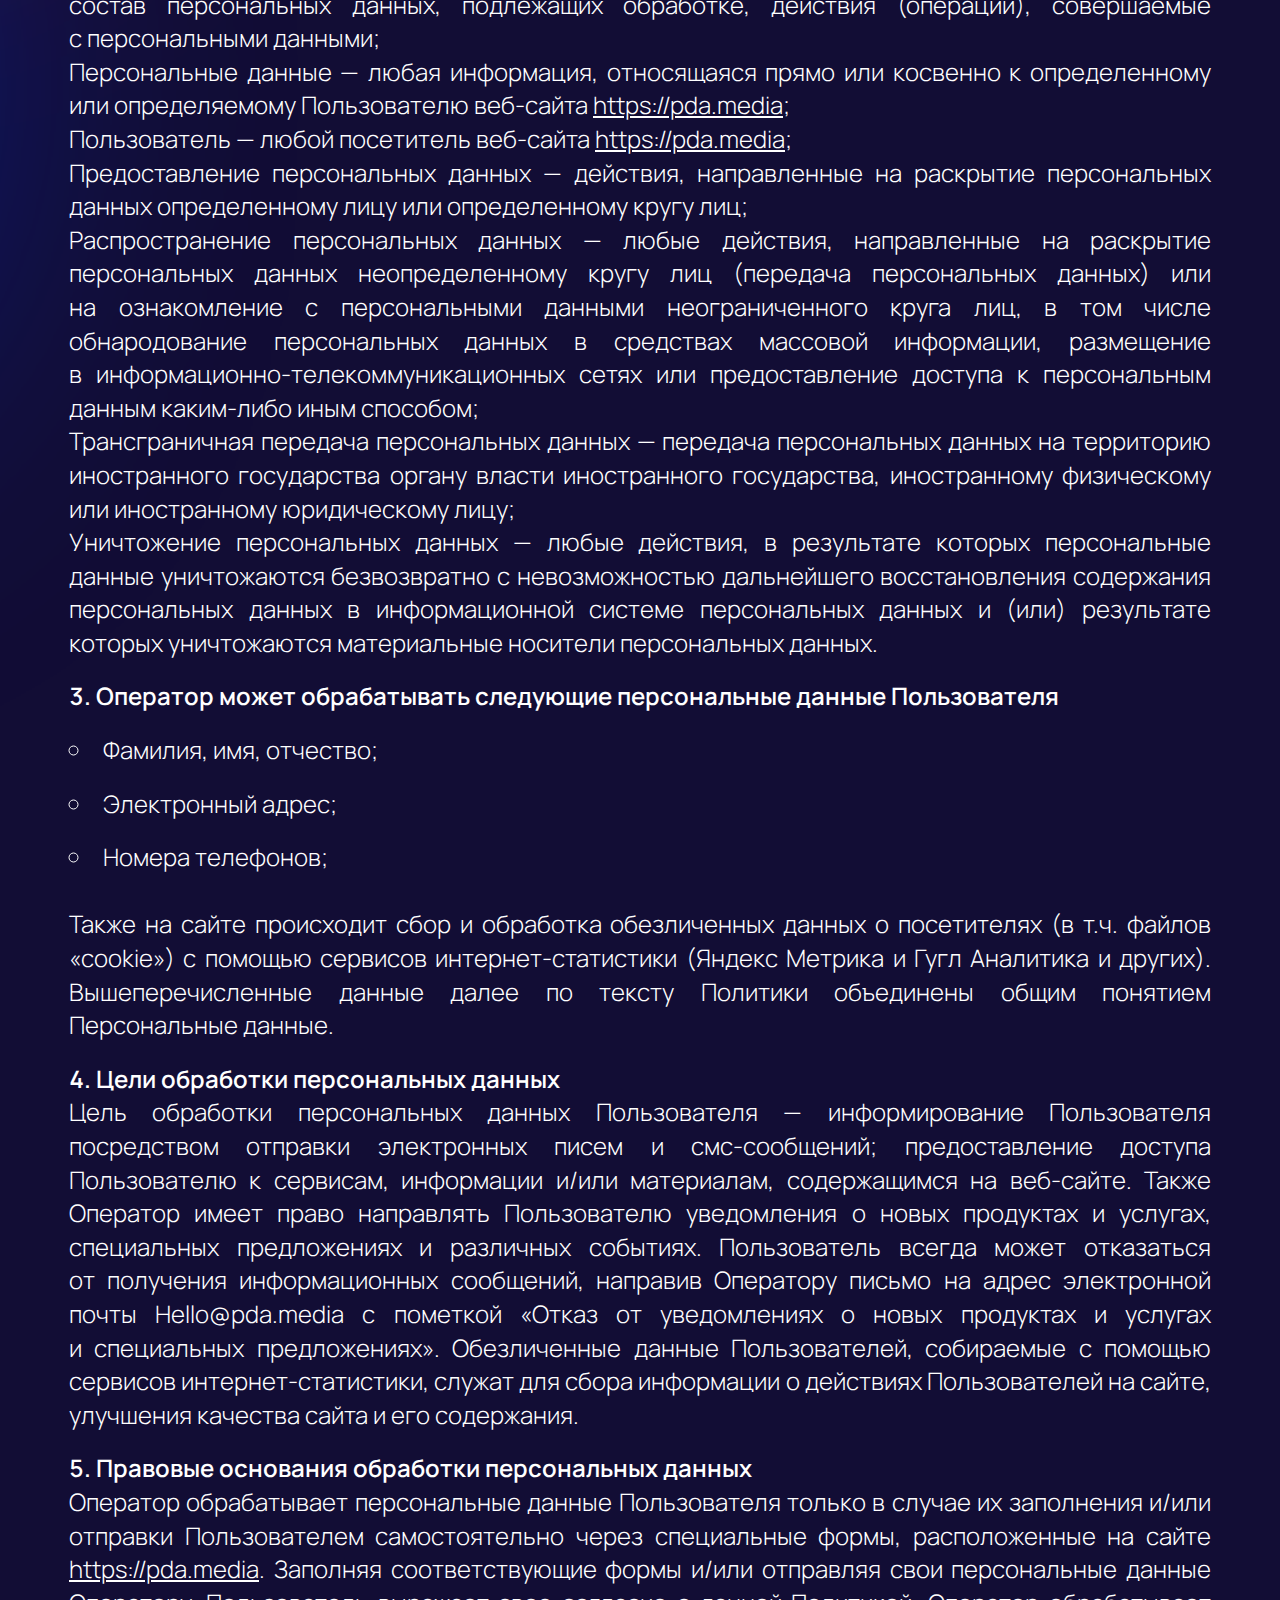
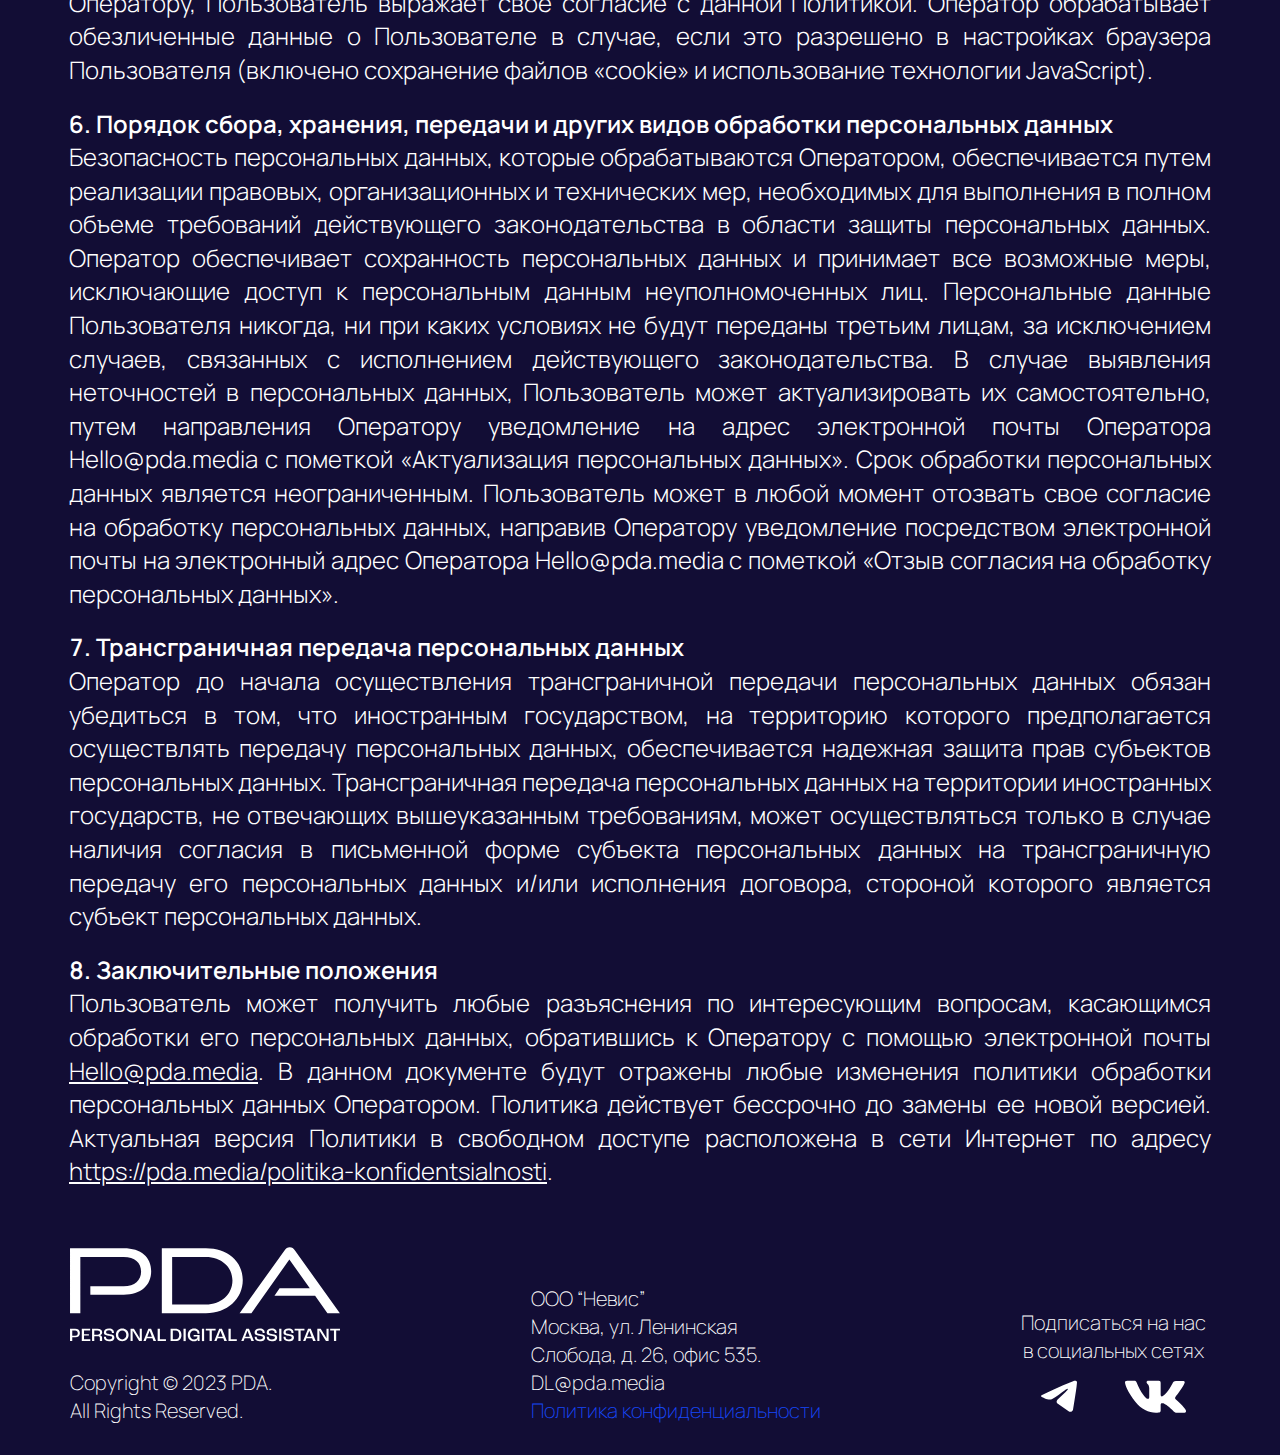
<file: politika-konfidentsialnosti.html>
<!DOCTYPE html>
<html lang="ru">
<head>
    <meta charset="UTF-8">
    <meta http-equiv="X-UA-Compatible" content="IE=edge">
    <meta name="viewport" content="width=device-width, initial-scale=1.0">
    <title>Privacy Policy</title>
    <link rel="icon" type="image/x-icon" href="./img/Favicon.png">
    <link rel="stylesheet" href="style.css">
    <script>function get_name_browser(){    
        var isSafari = /^((?!chrome|android).)*safari/i.test(navigator.userAgent);
        if (isSafari) return true;
        return false;
        }
        if (get_name_browser()) {
        document.write('<link rel="stylesheet" href="safari.css">');
        }
    </script>
</head>
<body>
    <div class="cta">
        <div class="cta__top">
            <a href="./index.html">
                <img class="cta__top__img" src="./img/pda_logo.svg" alt="">
            </a>
        </div>
        <div class="cta_pp_elipses">
            <img class="cta_pp_elipses_1" src="./img/EllipseCTA.svg" alt="">
            <img class="cta_pp_elipses_2" src="./img/EllipseCTA2.svg" alt="">
        </div>
        <div class="cta__pp">
            <h1 class="cta__pp__h1">Политика в отношении обработки персональных данных</h1>
            <ol class="cta__pp__ol">
                <li>Общие положения <p>Настоящая политика обработки персональных данных составлена в&nbsp;соответствии с&nbsp;требованиями Федерального закона от&nbsp;27.07.2006. &#8470;&nbsp;152-ФЗ &laquo;О&nbsp;персональных данных&raquo; и&nbsp;определяет порядок обработки персональных данных и&nbsp;меры по&nbsp;обеспечению безопасности персональных данных ООО &laquo;Невис&raquo; (далее&nbsp;&mdash; Оператор).Оператор ставит своей важнейшей целью и&nbsp;условием осуществления своей деятельности соблюдение прав и&nbsp;свобод человека и&nbsp;гражданина при обработке его персональных данных, в&nbsp;том числе защиты прав на&nbsp;неприкосновенность частной жизни, личную и&nbsp;семейную тайну. Настоящая политика Оператора в&nbsp;отношении обработки персональных данных (далее&nbsp;&mdash; Политика) применяется ко&nbsp;всей информации, которую Оператор может получить о&nbsp;посетителях веб-сайта <a href="https://pda.media">https://pda.media</a></p></li>
                <li>Основные понятия, используемые в&nbsp;Политике <p>Автоматизированная обработка персональных данных&nbsp;&mdash; обработка персональных данных с&nbsp;помощью средств вычислительной техники; <br>Блокирование персональных данных&nbsp;&mdash; временное прекращение обработки персональных данных (за&nbsp;исключением случаев, если обработка необходима для уточнения персональных данных); <br>Веб-сайт&nbsp;&mdash; совокупность графических и&nbsp;информационных материалов, а&nbsp;также программ для ЭВМ и&nbsp;баз данных, обеспечивающих их&nbsp;доступность в&nbsp;сети интернет по&nbsp;сетевому адресу <a href="https://pda.media">https://pda.media</a> <br>Информационная система персональных данных&nbsp;&mdash; совокупность содержащихся в&nbsp;базах данных персональных данных, и&nbsp;обеспечивающих их&nbsp;обработку информационных технологий и&nbsp;технических средств; <br>Обезличивание персональных данных&nbsp;&mdash; действия, в&nbsp;результате которых невозможно определить без использования дополнительной информации принадлежность персональных данных конкретному Пользователю или иному субъекту персональных данных; <br>Обработка персональных данных&nbsp;&mdash; любое действие (операция) или совокупность действий (операций), совершаемых с&nbsp;использованием средств автоматизации или без использования таких средств с&nbsp;персональными данными, включая сбор, запись, систематизацию, накопление, хранение, уточнение (обновление, изменение), извлечение, использование, передачу (распространение, предоставление, доступ), обезличивание, блокирование, удаление, уничтожение персональных данных; <br>Оператор&nbsp;&mdash; государственный орган, муниципальный орган, юридическое или физическое лицо, самостоятельно или совместно с&nbsp;другими лицами организующие&nbsp;и (или) осуществляющие обработку персональных данных, а&nbsp;также определяющие цели обработки персональных данных, состав персональных данных, подлежащих обработке, действия (операции), совершаемые с&nbsp;персональными данными; <br>Персональные данные&nbsp;&mdash; любая информация, относящаяся прямо или косвенно к&nbsp;определенному или определяемому Пользователю веб-сайта <a href="https://pda.media">https://pda.media</a>; <br>Пользователь&nbsp;&mdash; любой посетитель веб-сайта <a href="https://pda.media">https://pda.media</a>; <br>Предоставление персональных данных&nbsp;&mdash; действия, направленные на&nbsp;раскрытие персональных данных определенному лицу или определенному кругу лиц; <br>Распространение персональных данных&nbsp;&mdash; любые действия, направленные на&nbsp;раскрытие персональных данных неопределенному кругу лиц (передача персональных данных) или на&nbsp;ознакомление с&nbsp;персональными данными неограниченного круга лиц, в&nbsp;том числе обнародование персональных данных в&nbsp;средствах массовой информации, размещение в&nbsp;информационно-телекоммуникационных сетях или предоставление доступа к&nbsp;персональным данным каким-либо иным способом; <br>Трансграничная передача персональных данных&nbsp;&mdash; передача персональных данных на&nbsp;территорию иностранного государства органу власти иностранного государства, иностранному физическому или иностранному юридическому лицу; <br>Уничтожение персональных данных&nbsp;&mdash; любые действия, в&nbsp;результате которых персональные данные уничтожаются безвозвратно с&nbsp;невозможностью дальнейшего восстановления содержания персональных данных в&nbsp;информационной системе персональных данных&nbsp;и (или) результате которых уничтожаются материальные носители персональных данных.</p></li>
                <li>Оператор может обрабатывать следующие персональные данные Пользователя
                    <ul>
                        <li>Фамилия, имя, отчество;</li>
                        <li>Электронный адрес;</li>
                        <li>Номера телефонов;</li>
                    </ul>
                    <br>
                    <p>Также на сайте происходит сбор и обработка обезличенных данных о посетителях (в т.ч. файлов «cookie») с помощью сервисов интернет-статистики (Яндекс Метрика и Гугл Аналитика и других). Вышеперечисленные данные далее по тексту Политики объединены общим понятием Персональные данные.</p>
                </li>
                <li>Цели обработки персональных данных <p>Цель обработки персональных данных Пользователя&nbsp;&mdash; информирование Пользователя посредством отправки электронных писем и&nbsp;смс-сообщений; предоставление доступа Пользователю к&nbsp;сервисам, информации и/или материалам, содержащимся на&nbsp;веб-сайте. Также Оператор имеет право направлять Пользователю уведомления о&nbsp;новых продуктах и&nbsp;услугах, специальных предложениях и&nbsp;различных событиях. Пользователь всегда может отказаться от&nbsp;получения информационных сообщений, направив Оператору письмо на&nbsp;адрес электронной почты Hello@pda.media с&nbsp;пометкой &laquo;Отказ от&nbsp;уведомлениях о&nbsp;новых продуктах и&nbsp;услугах и&nbsp;специальных предложениях&raquo;. Обезличенные данные Пользователей, собираемые с&nbsp;помощью сервисов интернет-статистики, служат для сбора информации о&nbsp;действиях Пользователей на&nbsp;сайте, улучшения качества сайта и&nbsp;его содержания.</p></li>
                <li>Правовые основания обработки персональных данных <p>Оператор обрабатывает персональные данные Пользователя только в&nbsp;случае их&nbsp;заполнения и/или отправки Пользователем самостоятельно через специальные формы, расположенные на&nbsp;сайте <a href="https://pda.media">https://pda.media</a>. Заполняя соответствующие формы и/или отправляя свои персональные данные Оператору, Пользователь выражает свое согласие с&nbsp;данной Политикой. Оператор обрабатывает обезличенные данные о&nbsp;Пользователе в&nbsp;случае, если это разрешено в&nbsp;настройках браузера Пользователя (включено сохранение файлов &laquo;cookie&raquo; и&nbsp;использование технологии JavaScript).</p></li>
                <li>Порядок сбора, хранения, передачи и&nbsp;других видов обработки персональных данных <p>Безопасность персональных данных, которые обрабатываются Оператором, обеспечивается путем реализации правовых, организационных и&nbsp;технических мер, необходимых для выполнения в&nbsp;полном объеме требований действующего законодательства в&nbsp;области защиты персональных данных. Оператор обеспечивает сохранность персональных данных и&nbsp;принимает все возможные меры, исключающие доступ к&nbsp;персональным данным неуполномоченных лиц. Персональные данные Пользователя никогда, ни&nbsp;при каких условиях не&nbsp;будут переданы третьим лицам, за&nbsp;исключением случаев, связанных с&nbsp;исполнением действующего законодательства. В&nbsp;случае выявления неточностей в&nbsp;персональных данных, Пользователь может актуализировать их&nbsp;самостоятельно, путем направления Оператору уведомление на&nbsp;адрес электронной почты Оператора Hello@pda.media с&nbsp;пометкой &laquo;Актуализация персональных данных&raquo;. Срок обработки персональных данных является неограниченным. Пользователь может в&nbsp;любой момент отозвать свое согласие на&nbsp;обработку персональных данных, направив Оператору уведомление посредством электронной почты на&nbsp;электронный адрес Оператора Hello@pda.media с&nbsp;пометкой &laquo;Отзыв согласия на&nbsp;обработку персональных данных&raquo;.</p></li>
                <li>Трансграничная передача персональных данных <p>Оператор до&nbsp;начала осуществления трансграничной передачи персональных данных обязан убедиться в&nbsp;том, что иностранным государством, на&nbsp;территорию которого предполагается осуществлять передачу персональных данных, обеспечивается надежная защита прав субъектов персональных данных. Трансграничная передача персональных данных на&nbsp;территории иностранных государств, не&nbsp;отвечающих вышеуказанным требованиям, может осуществляться только в&nbsp;случае наличия согласия в&nbsp;письменной форме субъекта персональных данных на&nbsp;трансграничную передачу его персональных данных и/или исполнения договора, стороной которого является субъект персональных данных.</p></li>
                <li>Заключительные положения <p>Пользователь может получить любые разъяснения по&nbsp;интересующим вопросам, касающимся обработки его персональных данных, обратившись к&nbsp;Оператору с&nbsp;помощью электронной почты <a href="mailto:Hello@pda.media">Hello@pda.media</a>. В&nbsp;данном документе будут отражены любые изменения политики обработки персональных данных Оператором. Политика действует бессрочно до&nbsp;замены ее&nbsp;новой версией. Актуальная версия Политики в&nbsp;свободном доступе расположена в&nbsp;сети Интернет по&nbsp;адресу <a href="https://pda.media/politika-konfidentsialnosti.html">https://pda.media/politika-konfidentsialnosti</a>.</p></li>
            </ol>
        </div>
        <section class="footer footer_cta" id="contacts">
            <div class="footer__cont">
                <footer class="footer__cont__footer">
                    <div class="footer__cont__footer__left">
                        <img src="./img/logo__footer.svg" alt="">
                        <p>Copyright © 2023 PDA. <br>All Rights Reserved.</p>
                    </div>
                    <p class="footer__cont__footer__middle">ООО “Невис”<br>Москва, ул. Ленинская <br>Слобода, д. 26, офис 535.<br><a href="mailto:DL@pda.media">DL@pda.media</a><br><a class="footer__cont__footer__middle__pol" href="./politika-konfidentsialnosti.html">Политика конфиденциальности</a></p>
                    <div class="footer__cont__footer__right">
                        <p>Подписаться на нас в социальных сетях</p>
                        <div class="footer__cont__footer__right__social">
                            <a href="#" class="footer__cont__footer__right__social__link">
                                <img src="./img/tg_footer.svg" alt="telegram">
                            </a>
                            <a href="#" class="footer__cont__footer__right__social__link">
                                <img src="./img/vk_footer.svg" alt="vk">
                            </a>
                        </div>
                    </div>
                </footer>
            </div>
        </section>
    </div>
</body>
</html>
</file>
<file: style.css>
@charset "UTF-8";
/*
* Prefixed by https://autoprefixer.github.io
* PostCSS: v8.4.14,
* Autoprefixer: v10.4.7
* Browsers: last 100 version
*/
@import url("https://fonts.googleapis.com/css2?family=Lato:ital,wght@0,100;0,300;0,400;0,700;0,900;1,100;1,300;1,400;1,700;1,900&family=Manrope:wght@200;300;400;500;600;700;800&display=swap");
@import url("https://fonts.googleapis.com/css2?family=Lato:ital,wght@0,100;0,300;0,400;0,700;0,900;1,100;1,300;1,400;1,700;1,900&family=Manrope:wght@200;300;400;500;600;700;800&family=Unbounded:wght@300&display=swap");
* {
  padding: 0;
  margin: 0;
  box-sizing: border-box;
  text-decoration: none;
}

html, body {
  scroll-behavior: smooth;
  text-rendering: optimizeSpeed;
  background: var(--pda-bg, #120D35);
}

/* ––––––––––– */
.navigation {
  width: 1142px;
  height: 216px;
  margin: 0 auto;
  display: flex;
  flex-direction: row;
  margin-top: 30px;
  scroll-behavior: smooth;
  overflow-x: clip;
}
.navigation__logo {
  display: flex;
  flex-direction: row;
  flex-wrap: wrap;
  width: 121px;
  height: 202px;
}
.navigation__logo a {
  z-index: 10;
}
.navigation__logo__logo {
  width: 121px;
  height: 202px;
}
.navigation__logo__elipse {
  position: absolute;
  width: 105px;
  height: 111px;
  margin-top: 102px;
  background: rgba(0, 56, 255, 0.8);
  background-blend-mode: color-dodge;
  filter: blur(94.5px);
  z-index: 7;
}
.navigation__logo__elipse2 {
  position: absolute;
  width: 44.56px;
  height: 47.31px;
  margin-left: 32px;
  margin-top: 12px;
  background: rgba(0, 56, 255, 0.68);
  background-blend-mode: color-dodge;
  filter: blur(36.5px);
  z-index: 6;
}
.navigation__navbar {
  display: flex;
  width: 571px;
  height: 32px;
  padding-top: 11px;
  justify-content: space-between;
  margin-left: 161px;
}
.navigation__navbar__link {
  font-family: "Manrope";
  font-style: normal;
  font-weight: 400;
  font-size: 20px;
  line-height: 32px;
  color: #FFFFFF;
  z-index: 11;
}
.navigation__button {
  margin-left: 95px;
  cursor: pointer;
  border: none;
  width: 190.37px;
  height: 56.57px;
  background: #1648FA;
  border-radius: 50px;
  font-family: "Manrope";
  font-style: normal;
  font-weight: 500;
  font-size: 20px;
  line-height: normal;
  color: #FFFFFF;
  z-index: 12;
}

/* ––––welcome–––– */
.welcome {
  height: 530px;
  margin: 0 auto;
  margin-top: 60px;
  display: flex;
  margin-bottom: 60px;
  overflow-x: clip;
  padding-left: calc((100vw - 1148px) / 2);
}
.welcome__content {
  width: 600px;
  height: 479px;
  display: flex;
  flex-direction: column;
  gap: 36px;
  position: relative;
  top: -17px;
  left: -5px;
}
.welcome__content__button {
  width: 527px;
  height: 57px;
  display: inline-flex;
  padding: 15px 29px 15px 30px;
  justify-content: center;
  align-items: center;
  border-radius: 50px;
  border: none;
  background: linear-gradient(90deg, rgba(1, 221, 250, 0.6) -20%, rgba(22, 72, 250, 0.6) 43.49%, rgba(101, 64, 224, 0.6) 69.56%, rgba(251, 113, 56, 0.6) 95.84%);
  color: var(--pda-white, #FFF);
  font-family: "Manrope";
  font-size: 20px;
  font-style: normal;
  font-weight: 600;
  line-height: normal;
}
.welcome__content__h1 {
  width: 695.652px;
  color: var(--pda-white, #FFF);
  font-family: Unbounded;
  font-size: 62.031px;
  font-style: normal;
  font-weight: 300;
  line-height: 102%; /* 63.271px */
}
.welcome__content__h3 {
  width: 601px;
  color: var(--pda-white, #FFF);
  font-family: "Manrope";
  font-size: 24px;
  font-style: normal;
  font-weight: 400;
  line-height: 140%; /* 33.6px */
}
.welcome__content__button_start {
  width: 203px;
  height: 57px;
  display: inline-flex;
  padding: 15px 30px;
  align-items: flex-start;
  gap: 10px;
  border-radius: 50px;
  background: #1648FA;
  border: none;
  color: var(--pda-white, #FFF);
  font-family: "Manrope";
  font-size: 20px;
  font-style: normal;
  font-weight: 500;
  line-height: normal;
  cursor: pointer;
}
.welcome__image {
  display: flex;
  flex-wrap: wrap;
  position: relative;
  top: -73px;
  right: -20px;
  width: 650.185px;
  height: 664.952px;
}
.welcome__image__image {
  width: 650.185px;
  height: 624.902px;
  z-index: 9;
}
.welcome__image__elipse1 {
  position: absolute;
  width: 102.358px;
  height: 108.245px;
  background: #7432FF;
  background-blend-mode: color-dodge;
  filter: blur(61px);
  z-index: 8;
  left: 96px;
  top: 47px;
}
.welcome__image__elipse2 {
  position: absolute;
  width: 95.296px;
  height: 269.356px;
  border-radius: 269.356px;
  background: linear-gradient(180deg, #FD4118 0%, #F89953 100%);
  background-blend-mode: color-dodge;
  filter: blur(77.5px);
  z-index: 7;
  top: -40px;
  left: 253px;
}
.welcome__image__elipse3 {
  position: absolute;
  width: 465.574px;
  height: 490.719px;
  border-radius: 490.719px;
  background: rgba(0, 56, 255, 0.4);
  background-blend-mode: color-dodge;
  filter: blur(150px);
  right: -159px;
  bottom: 0px;
  z-index: 7;
}

/* ––––our_serv–––– */
.our_serv {
  height: 574px;
  margin: 0 auto;
  display: flex;
  flex-direction: column;
  overflow-x: clip;
}
.our_serv__title {
  height: 104px;
  display: flex;
  flex-direction: row;
  justify-content: center;
  margin-top: 65px;
  margin-bottom: 48px;
  gap: 3%;
}
.our_serv__title__h1 {
  height: 104px;
  margin-top: 8px;
  justify-content: center;
  color: var(--pda-white, #FFF);
  font-family: "Unbounded";
  font-size: 40px;
  font-style: normal;
  font-weight: 400;
  line-height: 125%; /* 50px */
}
.our_serv__title__h3 {
  color: var(--pda-blue-text, #3C6AFF);
  font-family: "Manrope";
  font-size: 24px;
  font-style: normal;
  font-weight: 400;
  line-height: 140%; /* 33.6px */
}
.our_serv__karusel {
  display: flex;
  flex-direction: row;
  width: 1199px;
  margin: auto;
  position: relative;
  gap: 10px;
}
.our_serv__karusel__inner {
  display: flex;
  padding: 43px 0px 41px 0px;
  align-items: center;
  gap: 36px;
  width: 100%;
  overflow-x: scroll;
  white-space: nowrap;
  scroll-snap-type: x mandatory;
}
.our_serv__karusel__inner::-webkit-scrollbar {
  width: 0;
}
.our_serv__karusel__child {
  display: flex;
  flex-direction: column;
  min-width: 355px;
  height: 306px;
  border-radius: 20px;
  background: var(--pda-blocks, #1532B0);
  padding: 28px 0px 0px 25px;
  scroll-snap-align: start;
}
.our_serv__karusel__child__rect {
  margin-bottom: 37px;
  display: flex;
  width: 88px;
  height: 88px;
  padding: 14px;
  justify-content: center;
  align-items: center;
  flex-shrink: 0;
  border-radius: 15px;
  background: var(--pda-accent, #1648FA);
}
.our_serv__karusel__child__rect__img {
  width: 60px;
  height: 60px;
}
.our_serv__karusel__child__h2 {
  display: flex;
  width: 262px;
  height: 36px;
  flex-direction: column;
  justify-content: center;
  flex-shrink: 0;
  color: var(--pda-white, #FFF);
  font-family: "Unbounded";
  font-size: 30px;
  font-style: normal;
  font-weight: 400;
  margin-bottom: 14px;
}
.our_serv__karusel__child__p {
  width: 305px;
  color: var(--pda-white, #FFF);
  font-family: "Manrope";
  font-size: 15px;
  font-style: normal;
  font-weight: 300;
  line-height: 180%; /* 27px */
}
.our_serv__karusel__arrow_left {
  transform: rotate(180deg);
}

/* ––––partners–––– */
.partners {
  width: 943px;
  height: 736px;
  margin: 0 auto;
  display: flex;
  flex-direction: column;
  align-items: center;
  margin-top: 60px;
  overflow-x: clip;
}
.partners__h1 {
  width: 611px;
  color: var(--pda-white, #FFF);
  text-align: center;
  font-family: "Unbounded";
  font-size: 40px;
  font-style: normal;
  font-weight: 300;
  line-height: 125%; /* 50px */
  text-align: center;
}
.partners__p {
  margin-top: 20px;
  width: 585px;
  color: #3C6AFF;
  text-align: center;
  font-family: "Manrope";
  font-size: 24px;
  font-style: normal;
  font-weight: 300;
  line-height: 140%; /* 33.6px */
}
.partners__grid {
  margin-top: 30px;
  width: 943.498px;
  height: 468px;
  flex-shrink: 0;
  display: grid;
  grid-template-columns: 33% 33% 33%;
  grid-template-rows: 33% 33% 33%;
  justify-content: space-around;
  align-content: space-between;
  align-items: center;
  justify-items: center;
}
.partners__grid > *:nth-child(1) {
  -ms-grid-row: 1;
  -ms-grid-column: 1;
}
.partners__grid > *:nth-child(2) {
  -ms-grid-row: 1;
  -ms-grid-column: 2;
}
.partners__grid > *:nth-child(3) {
  -ms-grid-row: 1;
  -ms-grid-column: 3;
}
.partners__grid > *:nth-child(4) {
  -ms-grid-row: 2;
  -ms-grid-column: 1;
}
.partners__grid > *:nth-child(5) {
  -ms-grid-row: 2;
  -ms-grid-column: 2;
}
.partners__grid > *:nth-child(6) {
  -ms-grid-row: 2;
  -ms-grid-column: 3;
}
.partners__grid > *:nth-child(7) {
  -ms-grid-row: 3;
  -ms-grid-column: 1;
}
.partners__grid > *:nth-child(8) {
  -ms-grid-row: 3;
  -ms-grid-column: 2;
}
.partners__grid > *:nth-child(9) {
  -ms-grid-row: 3;
  -ms-grid-column: 3;
}

/*–––wedo––––*/
.wedo {
  width: 100vw;
  height: 1342px;
  margin: 0 auto;
  margin-top: 60px;
  display: flex;
  flex-direction: column;
  justify-content: flex-start;
  padding-top: 140px;
  gap: 74px;
  position: relative;
  overflow-x: clip;
}
.wedo__big {
  position: absolute;
  z-index: 0;
  top: 75px;
  left: 0;
  height: 85%;
  width: 150%;
  transform: perspective(100vw) rotateY(15deg);
  background: linear-gradient(180deg, #181147 0%, #1235B1 100%);
}
.wedo__title {
  width: 1139px;
  display: flex;
  flex-direction: row;
  justify-content: center;
  margin: 0 auto;
  justify-content: space-between;
  z-index: 1;
}
.wedo__title__h1 {
  width: 601px;
  height: 104px;
  flex-shrink: 0;
  color: var(--pda-white, #FFF);
  font-family: "Unbounded";
  font-size: 40px;
  font-style: normal;
  font-weight: 400;
  line-height: 125%; /* 50px */
}
.wedo__title__p {
  width: 469px;
  color: var(--pda-blue-text, #3C6AFF);
  font-family: "Manrope";
  font-size: 24px;
  font-style: normal;
  font-weight: 400;
  line-height: 140%; /* 33.6px */
}
.wedo__main {
  z-index: 1;
  height: 834px;
  width: 1139px;
  display: flex;
  flex-direction: row;
  margin: 0 auto;
}
.wedo__main__buttons {
  max-width: 444px;
  overflow: visible;
  display: flex;
  flex-direction: column;
  justify-content: space-between;
}
.wedo__main__buttons__child {
  height: 110px;
  display: flex;
  flex-direction: row;
  gap: 15px;
  overflow-y: visible;
}
.wedo__main__buttons__child__btn {
  display: flex;
  flex-direction: row;
  gap: 31px;
  align-items: center;
  height: 110px;
  border-radius: 25px;
  background-color: rgb(21, 50, 176);
  padding: 34px 40px 34px 28px;
  border: none;
  cursor: pointer;
  font-family: "Unbounded";
  font-size: 30px;
  font-weight: 400;
  line-height: 120px;
  letter-spacing: 0px;
  text-align: left;
  color: var(--pda-white, #FFF);
  z-index: 10;
}
.wedo__main__buttons__child__btn__rect {
  width: 41.998px;
  height: 42px;
  flex-shrink: 0;
  border-radius: 10px;
  background: var(--pda-accent, #1648FA);
  display: flex;
  align-items: center;
  justify-content: center;
}
.wedo__main__buttons__child__hidden {
  width: -moz-max-content;
  width: max-content;
  min-width: -moz-max-content;
  min-width: max-content;
  height: -moz-max-content;
  height: max-content;
  display: none;
  padding: 20px 20px 20px 20px;
  align-items: flex-start;
  gap: 10px;
  border-radius: 25px;
  background: var(--pda-caption, rgba(15, 11, 41, 0.7921568627));
  z-index: 10;
}
.wedo__main__buttons__child__hidden__text {
  color: var(--pda-white, #FFF);
  font-family: "Manrope";
  font-size: 15px;
  font-style: normal;
  font-weight: 400;
  line-height: 180%; /* 27px */
}
.wedo__main__img {
  display: flex;
  flex-wrap: wrap;
  position: relative;
  overflow: visible;
}
.wedo__main__img__main {
  position: relative;
  width: 849px;
  height: 812px;
  z-index: 9;
  left: -65px;
}
.wedo__main__img__elipse {
  width: 761.971px;
  height: 720px;
  flex-shrink: 0;
  border-radius: 761.971px;
  background: rgba(205, 83, 66, 0.77);
  background-blend-mode: color-dodge;
  mix-blend-mode: lighten;
  filter: blur(150px);
  position: absolute;
  z-index: 4;
  top: 138px;
  left: 30px;
}

/*–––points––––*/
.points {
  position: relative;
  z-index: 2;
  height: 563px;
  width: 1205px;
  margin: 0 auto;
  margin-top: 60px;
  display: flex;
  flex-direction: column;
  align-items: center;
  gap: 20px;
  overflow-x: clip;
}
.points__text {
  display: flex;
  flex-direction: column;
  align-items: center;
  text-align: center;
  gap: 20px;
}
.points__text__h2 {
  width: 968px;
  height: 150px;
  font-family: "Unbounded";
  font-style: normal;
  font-weight: 400;
  font-size: 40px;
  line-height: 50px;
  color: #FFFFFF;
}
.points__text__p {
  width: 864px;
  height: 68px;
  font-family: "Manrope";
  font-style: normal;
  font-weight: 400;
  font-size: 24px;
  line-height: 34px;
  color: rgb(60, 106, 255);
}
.points__cards {
  width: 1205px;
  height: 305px;
  display: flex;
  flex-direction: row;
  justify-content: space-between;
  padding-top: 30px;
  gap: 10px;
}
.points__cards__card {
  width: 393.99px;
  height: 275px;
  padding: 20px 30px 0px 30px;
  gap: 30px;
  display: flex;
  flex-direction: column;
  align-items: center;
  text-align: center;
}
.points__cards__card__rectangle {
  width: 88px;
  height: 88px;
  padding: 14px 13px 14px 14.5px;
  border-radius: 15px;
  gap: 10px;
  background: #1648FA;
  display: flex;
  justify-content: center;
  align-items: center;
  z-index: 9;
}
.points__cards__card__rectangle__img {
  z-index: 10;
  width: 60px;
  height: 60px;
  justify-content: center;
  align-items: center;
  flex-shrink: 0;
}
.points__cards__card__h3 {
  color: white;
  text-align: center;
  font-family: "Unbounded";
  font-size: 20px;
  font-style: normal;
  font-weight: 300;
  line-height: 115%; /* 23px */
}
.points__cards__card__p {
  color: white;
  text-align: center;
  font-family: "Manrope";
  font-size: 15px;
  font-style: normal;
  font-weight: 300;
  line-height: 140%; /* 21px */
}

/*–––process––––*/
.process {
  margin: 0 auto;
  margin-top: 60px;
  position: relative;
  display: flex;
  align-items: center;
  overflow-x: clip;
  padding-left: -moz-calc((100vw - 95vw) / 2);
  padding-left: 2.5vw;
}
.process__font {
  position: absolute;
  z-index: 0;
  width: 1440px;
  height: 819.3px;
  margin: 0 auto;
}
.process__font__images {
  position: absolute;
  display: flex;
  flex-wrap: wrap;
}
.process__font__images__vector {
  position: relative;
  padding-left: -moz-calc((100vw - 90vw) / 2);
  padding-left: 5vw;
  padding-top: 145px;
  z-index: 5;
}
.process__font__images__lefttop {
  position: absolute;
  width: 698px;
  height: 562px;
  z-index: 4;
  background: #1334AE;
  background-blend-mode: color-dodge;
  mix-blend-mode: lighten;
  filter: blur(200px);
  transform: matrix(-0.99, -0.14, 0.55, -0.83, 0, 0);
  left: -570px;
  top: -80px;
}
.process__font__images__right {
  position: absolute;
  z-index: 4;
  background: #FF5E18;
  background-blend-mode: color-dodge;
  mix-blend-mode: lighten;
  filter: blur(200px);
  width: 762px;
  height: 441px;
  top: 450px;
  left: 1340px;
}
.process__cards {
  padding-top: 68px;
  display: flex;
  flex-direction: column;
  width: 1440px;
  height: 819.3px;
  margin: 0 auto;
  gap: 133px;
  z-index: 10;
}
.process__cards__card {
  height: 105px;
}
.process__cards__card__h2 {
  color: var(--pda-white, #FFF);
  font-family: "Unbounded";
  font-size: 30px;
  font-style: normal;
  font-weight: 400;
  line-height: 120%; /* 36px */
}
.process__cards__card__h4 {
  color: var(--pda-white, #FFF);
  font-family: "Unbounded";
  font-size: 20px;
  font-style: normal;
  font-weight: 400;
  line-height: 160%;
}
.process__cards .card1 {
  padding-left: 260px;
}
.process__cards .card2 {
  padding-top: 21px;
  padding-left: 850px;
}
.process__cards .card3 {
  padding-top: 95px;
  padding-left: 344px;
}
.process__cards .card4 {
  padding-top: 130px;
  padding-left: 812px;
}

/*–––cases–––*/
.cases {
  width: 100vw;
  height: 1342px;
  margin: 0 auto;
  display: flex;
  flex-direction: column;
  justify-content: flex-start;
  margin-top: 160px;
  position: relative;
  overflow-x: clip;
}
.cases__big {
  position: absolute;
  z-index: 0;
  top: 60px;
  left: 0;
  height: 85%;
  width: 150%;
  transform: perspective(100vw) rotateY(15deg);
  background: linear-gradient(180deg, #181147 0%, #1235B1 100%);
}
.cases__cont {
  width: 1134px;
  display: flex;
  flex-direction: column;
  margin: 0 auto;
  padding-top: 147px;
  z-index: 2;
}
.cases__cont__h1 {
  width: 601px;
  height: 104px;
  color: var(--pda-white, #FFF);
  font-family: "Unbounded";
  font-size: 40px;
  font-style: normal;
  font-weight: 400;
  line-height: 125%; /* 50px */
}
.cases__cont__h1_rainbow {
  font-family: "Unbounded";
  font-size: 46.219px;
  font-style: normal;
  font-weight: 400;
  line-height: 125%; /* 57.774px */
  background: linear-gradient(308deg, #FB773C 6.55%, #F98F4D 18.31%, #6C40DF 49.72%, #1648FA 79.54%, #6ABCFF 98.63%);
  background-clip: text;
  -webkit-background-clip: text;
  -webkit-text-fill-color: transparent;
}
.cases__cont__cards {
  display: inline-flex;
  justify-content: center;
  align-items: flex-start;
  gap: 36px;
  margin-top: 66px;
}
.cases__cont__cards__card {
  cursor: pointer;
  display: flex;
  width: 354px;
  height: 669px;
  padding: 30px 32px;
  flex-direction: column;
  align-items: center;
  gap: 30px;
  border-radius: 25px;
  background: var(--pda-blocks, #1532B0);
  border: none;
}
.cases__cont__cards__card__h2 {
  width: 329px;
  color: var(--pda-white, #FFF);
  text-align: center;
  font-family: "Unbounded";
  font-size: 24px;
  font-style: normal;
  font-weight: 300;
  line-height: 125%; /* 30px */
}
.cases__cont__cards__card__p {
  color: var(--pda-white, #FFF);
  font-family: "Manrope";
  font-size: 20px;
  font-style: normal;
  font-weight: 200;
  line-height: 140%;
}
.cases__cont__cards__card__img {
  z-index: 10;
  display: block;
  max-width: 100%;
  width: 98%;
  height: 67%;
}
.cases__cont__cards__card__hidden {
  position: relative;
  top: -450px;
  z-index: 11;
  display: none;
  width: 354px;
  height: -moz-max-content;
  height: max-content;
  flex-direction: column;
  align-items: center;
  gap: 30px;
  border-radius: 25px;
  background: var(--pda-blocks, #1532B0);
  text-align: left;
  color: var(--pda-white, #FFF);
  font-family: "Manrope";
  font-size: 20px;
  font-style: normal;
  font-weight: 200;
  line-height: 140%;
  padding-left: 5px;
}
.cases__cont__cards__card__hidden__text {
  width: 284px;
}
.cases__cont__cards__card__hidden__text li {
  padding-left: 5px;
  list-style-position: outside;
  margin-left: 20px;
}

/*––footer––*/
.footer {
  width: 1440px;
  height: 100%;
  margin-bottom: 30px;
  margin: 0 auto;
  margin-top: 60px;
  position: relative;
  z-index: 1;
  overflow-x: clip;
}
.footer__cont {
  width: 1141px;
  display: flex;
  flex-direction: column;
  margin: 0 auto;
}
.footer__cont__top {
  margin-bottom: 83px;
  width: 456px;
  height: 218.269px;
  flex-shrink: 0;
  display: flex;
  flex-direction: column;
  justify-content: space-between;
}
.footer__cont__top__h1 {
  color: var(--pda-white, #FFF);
  font-family: "Unbounded";
  font-size: 40px;
  font-style: normal;
  font-weight: 300;
  line-height: 115%; /* 46px */
}
.footer__cont__top__p {
  color: var(--pda-white, #FFF);
  font-family: "Manrope";
  font-size: 24px;
  font-style: normal;
  font-weight: 300;
  line-height: 140%; /* 33.6px */
}
.footer__cont__top__button {
  cursor: pointer;
  border: none;
  width: 190.37px;
  height: 56.57px;
  background: #1648FA;
  border-radius: 50px;
  font-family: "Manrope";
  font-style: normal;
  font-weight: 500;
  font-size: 20px;
  line-height: normal;
  color: #FFFFFF;
  z-index: 12;
}
.footer__cont__footer {
  display: inline-flex;
  justify-content: space-between;
  align-items: flex-end;
  margin-bottom: 30px;
  height: 177px;
}
.footer__cont__footer__left {
  width: 270.569px;
  height: 177.54px;
  display: flex;
  flex-direction: column;
  justify-content: space-between;
}
.footer__cont__footer__left p {
  color: var(--pda-white, #FFF);
  font-family: "Manrope";
  font-size: 20px;
  font-style: normal;
  font-weight: 200;
  line-height: 140%; /* 28px */
}
.footer__cont__footer__middle {
  width: 295px;
  color: var(--pda-white, #FFF);
  font-family: "Manrope";
  font-size: 20px;
  font-style: normal;
  font-weight: 200;
  line-height: 140%; /* 28px */
}
.footer__cont__footer__middle a {
  color: white;
}
.footer__cont__footer__middle__pol {
  color: #1648FA !important;
}
.footer__cont__footer__right {
  width: 194px;
  height: 116px;
}
.footer__cont__footer__right p {
  color: var(--pda-white, #FFF);
  font-family: "Manrope";
  font-size: 20px;
  font-style: normal;
  font-weight: 200;
  line-height: 140%; /* 28px */
  margin-bottom: 15px;
  text-align: center;
}
.footer__cont__footer__right__social {
  display: flex;
  flex-direction: row;
  justify-content: space-around;
}

/*–––cta––––*/
.cta {
  overflow-x: clip;
}

.cta__top {
  display: flex;
  width: 1142px;
  height: 216px;
  align-items: center;
  margin: 0 auto;
  margin-top: 23px;
}
.cta__top__img {
  display: flex;
  flex-direction: row;
  flex-wrap: wrap;
  width: 121px;
  height: 202px;
  position: relative;
}

.cta__middle {
  width: 1169px;
  height: 795px;
  display: flex;
  flex-direction: row;
  margin: 0 auto;
  margin-top: 60px;
  justify-content: space-between;
}
.cta__middle__left {
  width: 539px;
  height: 224px;
  flex-shrink: 0;
  display: flex;
  flex-direction: column;
  gap: 20px;
  padding-top: 121px;
}
.cta__middle__left__h1 {
  width: 539px;
  height: 92px;
  color: var(--pda-white, #FFF);
  font-family: "Unbounded";
  font-size: 40px;
  font-style: normal;
  font-weight: 400;
  line-height: 125%; /* 50px */
  z-index: 3;
}
.cta__middle__left__p {
  color: var(--pda-blue-text, #3C6AFF);
  font-family: "Manrope";
  font-size: 24px;
  font-style: normal;
  font-weight: 400;
  line-height: 140%; /* 33.6px */
  z-index: 3;
}
.cta__middle__left__img {
  position: relative;
  z-index: 1;
  border-radius: 309px;
  background: #FF5E18;
  background-blend-mode: color-dodge;
  mix-blend-mode: lighten;
  filter: blur(179px);
  width: 309px;
  height: 198px;
  top: 150px;
  left: 50px;
}
.cta__middle__left__elipse {
  position: relative;
  z-index: 0;
  border-radius: 742.279px;
  background: rgba(0, 56, 255, 0.8);
  background-blend-mode: color-dodge;
  mix-blend-mode: lighten;
  filter: blur(200px);
  width: 742.279px;
  height: 498.711px;
  top: -100px;
  left: -300px;
}
.cta__middle__right {
  width: 512px;
  height: 796px;
  padding: 0px 0px 0px 32.5px;
  display: flex;
  flex-direction: column;
  gap: 30px;
  z-index: 4;
  align-items: flex-end;
}
.cta__middle__right__box {
  display: flex;
  flex-direction: column;
  justify-content: space-between;
  gap: 23px;
  width: 100%;
}
.cta__middle__right__box label {
  color: var(--pda-white, #FFF);
  font-family: "Manrope";
  font-size: 20px;
  font-style: normal;
  font-weight: 500;
  line-height: 24px; /* 120% */
}
.cta__middle__right__box__area {
  height: 48px;
  align-self: stretch;
  border-radius: 24px;
  background: var(--pda-form, rgba(18, 53, 177, 0.4));
  border: none;
  color: var(--pda-white, #FFF);
  font-family: "Manrope";
  font-size: 20px;
  font-style: normal;
  font-weight: 500;
  line-height: 24px;
  padding-left: 15px;
}
.cta__middle__right__box__message {
  height: 250px;
  align-self: stretch;
  border-radius: 25px;
  background: var(--pda-form, rgba(18, 53, 177, 0.4));
  border: none;
  color: var(--pda-white, #FFF);
  font-family: "Manrope";
  font-size: 20px;
  font-style: normal;
  font-weight: 500;
  line-height: 24px;
  padding-left: 15px;
  padding-top: 10px;
  align-items: flex-start;
}
.cta__middle__right__submit {
  display: flex;
  height: 57px;
  width: 166px;
  padding: 10px 30px;
  justify-content: center;
  align-items: center;
  gap: 10px;
  border-radius: 50px;
  background: var(--pda-accent, #1648FA);
  border: none;
  color: var(--pda-white, #FFF);
  font-family: "Manrope";
  font-size: 20px;
  font-style: normal;
  font-weight: 600;
  line-height: normal;
  position: relative;
}
.cta__middle__right .agree {
  display: flex;
  flex-direction: row;
  gap: 20px;
  color: var(--PDA-White, #FFF);
  justify-content: flex-start;
}
.cta__middle__right .agree a {
  color: white;
}
.cta__middle__right .agree input[type=checkbox i] {
  width: 21px;
  height: 21px;
}
.cta__middle__right .agree label {
  font-family: Manrope;
  font-size: 15px;
  font-style: normal;
  font-weight: 400;
  line-height: 140%; /* 21px */
}

.cta__pp {
  padding-top: 50px;
  width: 1142px;
  margin: 0 auto;
  height: -moz-fit-content;
  height: fit-content;
  z-index: 10;
  position: relative;
}
.cta__pp__h1 {
  width: 677px;
  color: var(--PDA-White, #FFF);
  font-family: Unbounded;
  font-size: 40px;
  font-style: normal;
  font-weight: 400;
  line-height: 125%; /* 50px */
}
.cta__pp__ol {
  color: #FFF;
  font-family: Manrope;
  font-size: 24px;
  font-style: normal;
  font-weight: 600;
  line-height: 140%; /* 33.6px */
}
.cta__pp__ol a {
  color: #FFF;
  font-family: Manrope;
  font-size: 24px;
  font-style: normal;
  font-weight: 300;
  line-height: 140%;
  text-decoration-line: underline;
}
.cta__pp__ol p, .cta__pp__ol ul {
  color: #FFF;
  font-family: Manrope;
  font-size: 24px;
  font-style: normal;
  font-weight: 300;
  line-height: 140%;
  text-align: justify;
}
.cta__pp__ol li {
  list-style-position: inside;
  margin-top: 20px;
}

.cta_pp_elipses {
  position: absolute;
  z-index: 1;
  overflow-x: clip;
  width: 100%;
}
.cta_pp_elipses_1 {
  position: relative;
  border-radius: 309px;
  background: #FF5E18;
  background-blend-mode: color-dodge;
  mix-blend-mode: lighten;
  filter: blur(179px);
  width: 309px;
  height: 198px;
  top: 600px;
  left: -28%;
  z-index: 1;
}
.cta_pp_elipses_2 {
  position: relative;
  z-index: 2;
  border-radius: 742.279px;
  background: rgba(0, 56, 255, 0.8);
  background-blend-mode: color-dodge;
  mix-blend-mode: lighten;
  filter: blur(200px);
  width: 742.279px;
  height: 498.711px;
  top: 1200px;
  left: -93%;
}

.hidden {
  display: none;
}

@media (max-width: 1300px) {
  .wedo {
    width: 100vw;
  }
  .process {
    width: 100vw;
  }
  .process__font {
    width: 100vw;
  }
  .process__font__images__vector {
    padding-left: 8vw;
    width: -moz-calc(100vw - 10vw);
    width: 90vw;
    min-height: 581px;
  }
  .process__cards {
    width: 100vw;
  }
  .process__cards .card1 {
    padding-left: -moz-calc(100vw - 85vw);
    padding-left: 15vw;
  }
  .process__cards .card2 {
    padding-left: -moz-calc(100vw - 38vw);
    padding-left: 62vw;
  }
  .process__cards .card3 {
    padding-top: 130px;
    padding-left: -moz-calc(100vw - 78vw);
    padding-left: 22vw;
  }
  .process__cards .card4 {
    padding-left: 752px;
  }
  .cases {
    width: 100vw;
  }
  .footer {
    width: 100vw;
  }
}
@media (max-width: 1180px) {
  :root {
    --h1-35px: 35px;
    --h3-22px: 22px;
    --p-20px: 20px;
    --width: 93vw;
    --width-96: 96vw;
  }
  .navigation {
    width: var(--width);
  }
  .welcome {
    padding-left: -moz-calc((100vw - 90vw) / 2);
    padding-left: 5vw;
  }
  .welcome__image {
    right: calc(1200px - 99vw);
  }
  .our_serv__title {
    gap: 6%;
  }
  .our_serv__title__h1 {
    font-size: var(--h1-35px);
  }
  .our_serv__title__h3 {
    font-size: var(--h3-22px);
  }
  .our_serv__karusel {
    width: var(--width-96);
  }
  .our_serv__karusel__child {
    min-width: calc((96vw - 62px - 72px) / 3);
  }
  .our_serv__karusel__child__p {
    width: 280px;
    font-size: 14px;
  }
  .wedo__title {
    width: var(--width-96);
  }
  .wedo__title__h1 {
    font-size: var(--h1-35px);
  }
  .wedo__title__p {
    font-size: var(--p-20px);
  }
  .wedo__main {
    width: var(--width-96);
  }
  .wedo__main__img__main {
    width: 70vw;
    height: 65vw;
  }
  .points {
    width: var(--width-96);
  }
  .points__cards {
    width: var(--width-96);
  }
  .process__cards .card2 {
    padding-top: 16px;
  }
  .process__cards .card3 {
    padding-top: 80px;
    padding-left: 20vw;
  }
  .process__cards .card4 {
    padding-top: 80px;
  }
  .cases__cont {
    width: var(--width);
  }
  .cases__cont__cards {
    gap: 18px;
  }
  .cases__cont__cards__card {
    width: calc((100vw - 60px) / 3);
    padding: 24px 26px;
  }
  .cases__cont__cards__card__hidden {
    width: calc((100vw - 60px) / 3);
  }
  .footer__cont {
    width: var(--width);
  }
  .cta__top {
    width: 93vw;
  }
  .cta__middle {
    width: 93vw;
  }
  .cta__middle__left__h1 {
    font-size: var(--h1-35px);
  }
  .cta__middle__left__p {
    font-size: var(--p-20px);
  }
  .cta__pp {
    width: 93vw;
  }
}
@media (max-width: 1080px) {
  .navigation {
    justify-content: space-between;
  }
  .navigation__navbar {
    margin-left: 0;
    width: 60%;
  }
  .navigation__button {
    margin-left: 18px;
  }
  .welcome__content__button {
    width: 485px;
    font-size: 17px;
  }
  .welcome__content__h1 {
    font-size: 54px;
  }
  .welcome__content__h3 {
    font-size: 21px;
  }
  .our_serv__title {
    gap: 2%;
  }
  .our_serv__title__h3 {
    font-size: 19px;
  }
  .our_serv__karusel__child__h2 {
    font-size: 25px;
  }
  .our_serv__karusel__child__p {
    font-size: 12px;
  }
  .wedo__main__img__main {
    min-width: 65vw;
    min-height: 60vw;
    left: -80px;
    top: 100px;
  }
  .process__cards {
    padding-top: 0px;
  }
  .process__cards .card1 {
    padding-top: 60px;
    padding-left: 9vw;
  }
  .process__cards .card2 {
    padding-top: 30px;
    padding-left: 58vw;
  }
  .process__cards .card3 {
    padding-top: 39px;
    padding-left: 20vw;
  }
  .process__cards .card4 {
    padding-top: 27px;
    padding-left: 620px;
  }
  .process__font__images__right {
    left: 1076px;
  }
  .cases {
    height: 119vw;
    background-size: 1440px 119vw;
  }
  .cases__cont__cards {
    gap: 10px;
  }
  .cases__cont__cards__card {
    height: calc(100vw - 400px);
    padding: 18px 26px;
    gap: 34px;
  }
  .cases__cont__cards__card__h2 {
    font-size: 20px;
  }
  .cases__cont__cards__card__p {
    font-size: 18px;
  }
  .cases__cont__cards__card__hidden {
    top: -424px;
  }
  .footer__cont__top {
    height: 200px;
  }
  .cta__middle__right .agree label {
    font-size: 12px;
  }
  .cta__pp__h1 {
    font-size: 36px;
  }
  .cta__pp__ol {
    font-size: 21px;
  }
  .cta__pp__ol a {
    font-size: 21px;
  }
  .cta__pp__ol p, .cta__pp__ol ul {
    font-size: 21px;
  }
  .cta__pp__ol li {
    margin-top: 20px;
  }
}
@media (max-width: 980px) {
  .navigation {
    width: calc(100vw - 50px);
  }
  .welcome {
    height: 95vw;
  }
  .welcome__content__button {
    width: 100%;
    font-size: 20px;
  }
  .welcome__image {
    top: 300px;
  }
  .our_serv {
    gap: 40px;
  }
  .our_serv__title {
    flex-direction: column;
    gap: 10px;
    padding-left: -moz-calc((100vw - 93vw) / 2);
    padding-left: 3.5vw;
  }
  .our_serv__title__h1 {
    padding-left: 2%;
    font-size: 35px;
    margin-top: 0;
  }
  .our_serv__title__h3 {
    padding-left: 2%;
    font-size: 17px;
  }
  .our_serv__karusel {
    left: -1.5%;
  }
  .our_serv__karusel__inner {
    padding: 13px 0px 11px 0px;
  }
  .our_serv__karusel__child {
    padding: 15px;
    height: calc((96vw - 62px - 72px) / 3 + 10px);
  }
  .our_serv__karusel__child__rect {
    margin-bottom: 20px;
    width: 65px;
    height: 65px;
  }
  .our_serv__karusel__child__rect__img {
    width: 45px;
    height: 45px;
  }
  .our_serv__karusel__child__h2 {
    width: -moz-max-content;
    width: max-content;
    font-size: 22px;
  }
  .our_serv__karusel__child__p {
    font-size: 11px;
  }
  .partners {
    width: 96vw;
  }
  .partners__grid {
    width: 96vw;
  }
  .wedo {
    gap: 40px;
    padding-top: 80px;
    height: 125vw;
    background-size: 132vw;
    padding-left: -moz-calc((100vw - 93vw) / 2);
    padding-left: 3.5vw;
  }
  .wedo__title {
    flex-direction: column;
  }
  .wedo__title__p {
    width: 46%;
  }
  .wedo__main {
    height: 80vw;
  }
  .wedo__main__buttons {
    height: 75vw;
    z-index: 10;
  }
  .wedo__main__buttons__child__btn {
    height: 90px;
  }
  .wedo__main__img {
    top: -4%;
  }
  .wedo__main__img__main {
    left: -24%;
  }
  .points__text__h2 {
    width: 95vw;
  }
  .points__text__p {
    width: 90vw;
    line-height: 140%;
  }
  .process__cards {
    justify-content: space-around;
  }
  .process__cards__card__h2 {
    font-size: 25px;
  }
  .process__cards__card__h4 {
    font-size: 16px;
  }
  .process__cards .card1 {
    padding-top: 60px;
    padding-left: 9vw;
  }
  .process__cards .card2 {
    padding-top: 30px;
    padding-left: 58vw;
  }
  .process__cards .card3 {
    padding-top: 0;
    padding-left: 20vw;
  }
  .process__cards .card4 {
    padding-top: 0;
    padding-left: 540px;
  }
  .cases {
    margin-top: 0;
    background-size: 1000px 942px;
  }
  .cases__cont {
    padding-top: 50px;
  }
  .cases__cont__h1 {
    height: 60px;
  }
  .cases__cont__cards {
    margin-top: 40px;
  }
  .cases__cont__cards__card {
    gap: 10px;
    padding: 10px 15px;
  }
  .cases__cont__cards__card__img {
    width: 98%;
    height: 67%;
  }
  .cases__cont__cards__card__hidden {
    top: -69.5%;
  }
  .cta__middle__left {
    width: 50%;
  }
  .cta__middle__left__h1 {
    font-size: 32px;
  }
  .cta__middle__left__p {
    font-size: 18px;
  }
  .cta__top {
    width: calc(100vw - 50px);
  }
}
@media (max-width: 900px) {
  :root {
    --font__footer: 14px;
    --navbar__font: 17px;
    --welcome__h1: 45px;
    --welcome__h3: 19px;
    --our_serv__p: 10px;
    --partners_h1: 35px;
    --partners_p: 20px;
    --wedo__h1: 30px;
    --wedo_btns: 25px;
    --points__cards_p: 13px;
    --process__h2: 22px;
    --process__h4: 14px;
    --cases_rainbow: 38px;
    --cases_card_h2: 16px;
    --footer_p: 21px;
  }
  .navigation__logo__logo {
    width: 102px;
  }
  .navigation__logo__elipse {
    margin-top: 70px;
  }
  .navigation__logo__elipse2 {
    margin-left: 10px;
  }
  .navigation__navbar__link {
    font-size: var(--navbar__font);
  }
  .navigation__button {
    font-size: var(--navbar__font);
    width: 160px;
    height: 48px;
  }
  .welcome__content__h1 {
    font-size: var(--welcome__h1);
    width: 40%;
  }
  .welcome__content__h3 {
    font-size: var(--welcome__h3);
  }
  .welcome__content__button_start {
    font-size: var(--navbar__font);
    width: 180px;
  }
  .our_serv__karusel__inner {
    gap: 20px;
  }
  .our_serv__karusel__child {
    min-width: calc((96vw - 62px - 40px) / 3);
  }
  .our_serv__karusel__child__h2 {
    font-size: var(--welcome__h3);
  }
  .our_serv__karusel__child__p {
    width: 100%;
    font-size: var(--our_serv__p);
  }
  .partners__h1 {
    font-size: var(--partners_h1);
    width: 70%;
  }
  .partners__p {
    font-size: var(--partners_p);
    width: 64%;
    margin-top: 10px;
  }
  .partners__grid__child {
    display: flex;
    justify-content: center;
  }
  .partners__grid__child__img {
    width: 84%;
  }
  .wedo__title__h1 {
    font-size: var(--wedo__h1);
  }
  .wedo__title__p {
    font-size: var(--welcome__h3);
    width: 49%;
  }
  .wedo__main__buttons__child {
    height: 90px;
  }
  .wedo__main__buttons__child__btn {
    font-size: var(--wedo_btns);
    height: 80px;
  }
  .points__text {
    gap: 10px;
  }
  .points__text__h2 {
    font-size: var(--wedo__h1);
    width: 80vw;
  }
  .points__text__p {
    width: 87vw;
    font-size: var(--partners_p);
  }
  .points__cards__card__rectangle {
    width: 70px;
    height: 70px;
  }
  .points__cards__card__rectangle__img {
    height: 90%;
  }
  .points__cards__card__h3 {
    font-size: var(--navbar__font);
  }
  .points__cards__card__p {
    font-size: var(--points__cards_p);
  }
  .process__cards {
    gap: 0px;
    height: 730px;
  }
  .process__cards__card__h2 {
    font-size: var(--process__h2);
  }
  .process__cards__card__h4 {
    font-size: var(--process__h4);
  }
  .process__cards .card1 {
    padding-top: 0px;
  }
  .process__cards .card2 {
    padding-top: 0px;
  }
  .process__cards .card3 {
    padding-top: 0px;
    padding-left: 20vw;
  }
  .process__cards .card4 {
    padding-top: 10px;
    padding-left: 540px;
  }
  .cases {
    height: 99vw;
  }
  .cases__big {
    height: 90%;
  }
  .cases__cont__h1 {
    font-size: var(--partners_h1);
  }
  .cases__cont__h1_rainbow {
    font-size: var(--cases_rainbow);
  }
  .cases__cont__cards__card__h2 {
    font-size: var(--cases_card_h2);
  }
  .cases__cont__cards__card__p {
    font-size: var(--points__cards_p);
  }
  .cases__cont__cards__card__hidden {
    font-size: var(--points__cards_p);
    width: calc((100vw - 60px) / 3);
    top: -71.5%;
  }
  .cases__cont__cards__card__hidden__text {
    width: 95%;
  }
  .footer {
    margin-top: 80px;
  }
  .footer__cont__top__h1 {
    font-size: var(--partners_h1);
  }
  .footer__cont__top__p {
    font-size: var(--partners_p);
  }
  .footer__cont__top__button {
    font-size: var(--navbar__font);
    width: 160px;
    height: 48px;
  }
  .footer__cont__footer__left {
    width: 30%;
  }
  .footer__cont__footer__left p {
    font-size: var(--font__footer);
  }
  .footer__cont__footer__middle {
    width: 27%;
    font-size: var(--font__footer);
  }
  .footer__cont__footer__right {
    display: flex;
    flex-direction: column;
    height: 78px;
    justify-content: center;
    align-items: center;
  }
  .footer__cont__footer__right p {
    font-size: var(--font__footer);
  }
  .footer__cont__footer__right__social {
    width: 65%;
  }
  .cta__top {
    height: 216px;
  }
  .cta__top__img {
    width: 102px;
  }
  .cta__middle {
    flex-direction: column;
    width: calc(100vw - 50px);
    height: 100%;
    gap: 20px;
  }
  .cta__middle__left {
    padding-top: 40px;
    width: 100%;
    gap: 10px;
  }
  .cta__middle__right {
    width: 100%;
    padding: 0;
  }
  .footer_cta {
    height: 100%;
    padding-left: 2vw;
  }
  .cta__pp {
    width: calc(100vw - 50px);
  }
  .cta__pp__h1 {
    font-size: var(--wedo__h1);
  }
  .cta__pp__ol {
    font-size: var(--points__cards_p);
  }
  .cta__pp__ol a {
    font-size: var(--points__cards_p);
  }
  .cta__pp__ol p, .cta__pp__ol ul {
    font-size: var(--points__cards_p);
  }
  .cta__pp__ol li {
    margin-top: var(--cases_card_h2);
  }
}
@media (max-width: 800px) {
  :root {
    --navbar__font: 15px;
    --welcome__h1: 40px;
    --welcome__h3: 17px;
    --our_serv__h1: 22px;
    --our_serv__h3: 15px;
    --our_serv__p: 10px;
    --partners_h1: 30px;
    --partners_p: 18px;
    --wedo__h1: 27px;
    --wedo_btns: 20px;
    --points__cards_p: 13px;
    --process__h2: 20px;
    --process__h4: 12px;
    --cases_rainbow: 32px;
    --cases_card_h2: 14px;
    --footer_p: 18px;
    --font__footer: 12px;
  }
  .navigation {
    gap: 15px;
  }
  .navigation__logo {
    height: 100%;
    width: 15%;
  }
  .navigation__logo__elipse {
    width: 80px;
    height: 80px;
  }
  .navigation__button {
    margin-left: 0;
  }
  .welcome {
    height: 835px;
  }
  .welcome__content {
    width: 82%;
  }
  .welcome__content__button {
    width: 82%;
    padding: 15px 20px 15px 20px;
    font-size: var(--welcome__h3);
  }
  .welcome__content__button_start {
    width: 166px;
    height: 50px;
    align-items: center;
    z-index: 10;
    position: relative;
  }
  .welcome__image {
    right: 62%;
  }
  .our_serv {
    gap: 10px;
  }
  .our_serv__title__h1 {
    font-size: var(--partners_h1);
  }
  .our_serv__title__h3 {
    font-size: var(--our_serv__h3);
  }
  .our_serv__karusel__child {
    gap: 10px;
  }
  .our_serv__karusel__child__rect {
    margin-bottom: 0px;
    width: 50px;
    height: 50px;
  }
  .our_serv__karusel__child__rect__img {
    width: 35px;
    height: 35px;
  }
  .our_serv__karusel__child__h2 {
    display: flex;
    justify-content: flex-start;
    margin-bottom: 0;
  }
  .our_serv__karusel__child__p {
    font-size: 9px;
    display: block;
  }
  .partners {
    margin-top: 30px;
    height: 58%;
  }
  .wedo__main__buttons {
    max-width: 43%;
  }
  .wedo__main__buttons__child__btn {
    padding: 20px 10px 20px 20px;
    gap: 15px;
    z-index: 10;
  }
  .wedo__main__buttons__child__hidden {
    padding: 15px 15px 15px 15px;
    z-index: 11;
  }
  .wedo__main__buttons__child__hidden__text {
    font-size: 13px;
  }
  .wedo__main__img {
    top: -15%;
  }
  .wedo__main__img__main {
    left: -10%;
  }
  .wedo__main__img__elipse {
    width: 100%;
    height: 100%;
    top: 75px;
  }
  .points {
    z-index: 6;
  }
  .points__text__h2 {
    line-height: 39px;
    height: 120px;
  }
  .points__cards__card {
    padding: 5px 10px 0px 10px;
  }
  .process__cards {
    height: 600px;
    justify-content: space-between;
    position: relative;
    top: -10px;
  }
  .process__cards .card4 {
    padding-top: 0px;
    padding-left: 450px;
  }
  .cases__cont__cards {
    height: -moz-max-content;
    height: max-content;
  }
  .cases__cont__cards__card {
    height: 400px;
  }
  .cases__cont__cards__card__h2 {
    width: -moz-max-content;
    width: max-content;
  }
  .footer__cont__top {
    margin-bottom: 40px;
  }
  .footer__cont__footer__left {
    height: 150px;
  }
  .footer__cont__footer__right {
    width: 25%;
  }
  .footer__cont__footer__right__social__link img {
    height: 60%;
  }
  .footer__cont__footer__right p {
    margin-bottom: 10px;
  }
}
@media (max-width: 700px) {
  :root {
    --navbar__font: 12px;
    --welcome__h1: 35px;
    --welcome__h3: 14px;
    --our_serv__h1: 20px;
    --our_serv__h3: 13px;
    --our_serv__p: 10px;
    --partners_h1: 26px;
    --partners_p: 14px;
    --wedo__h1: 27px;
    --wedo_btns: 15px;
    --points__cards_p: 10px;
    --process__h2: 18px;
    --process__h4: 10px;
    --cases_rainbow: 28px;
    --cases_card_h2: 12px;
    --font__footer: 10px;
    --footer_p: 14px;
    --width:90vw;
  }
  .navigation {
    height: 150px;
  }
  .navigation__logo__logo {
    height: 150px;
  }
  .navigation__navbar {
    align-items: flex-end;
  }
  .navigation__button {
    width: 130px;
    height: 38px;
  }
  .welcome {
    height: 700px;
  }
  .welcome__content {
    position: relative;
    z-index: 9;
  }
  .welcome__content__button {
    height: 43px;
  }
  .welcome__content__button_start {
    width: 145px;
    height: 38px;
  }
  .welcome__image {
    right: 55%;
    width: -moz-max-content;
    width: max-content;
    height: -moz-max-content;
    height: max-content;
  }
  .welcome__image__image {
    width: 500px;
    height: 480px;
  }
  .welcome__image__elipse3 {
    right: 0;
  }
  .our_serv {
    height: -moz-max-content;
    height: max-content;
    margin-bottom: 60px;
  }
  .our_serv__title {
    margin-bottom: 15px;
  }
  .our_serv__karusel__inner {
    padding: 13px 0px 0px 0px;
  }
  .our_serv__karusel__child {
    padding: 8px;
  }
  .our_serv__karusel__child__rect {
    width: 40px;
    height: 40px;
  }
  .our_serv__karusel__child__rect__img {
    width: 28px;
    height: 28px;
  }
  .our_serv__karusel__child__h2 {
    height: -moz-max-content;
    height: max-content;
    margin-bottom: 7%;
  }
  .our_serv__karusel__child__p {
    font-size: 7.5px;
  }
  .partners__grid {
    height: 350px;
  }
  .wedo__main__buttons__child__btn {
    height: 60px;
  }
  .wedo__main__buttons__child__btn__rect {
    width: 37px;
    height: 37px;
  }
  .wedo__main__buttons__child__btn__rect img {
    width: 70%;
  }
  .wedo__main__buttons__child__btn__arrow {
    position: relative;
    width: var(--wedo_btns);
  }
  .wedo__main__buttons__child__hidden__text {
    font-size: var(--navbar__font);
  }
  .paint {
    width: 100% !important;
  }
  .points__text__h2 {
    line-height: 30px;
    height: -moz-max-content;
    height: max-content;
  }
  .points__cards__card__rectangle {
    width: 55px;
    height: 55px;
  }
  .process {
    margin-top: 10px;
  }
  .process__font {
    height: 700px;
  }
  .process__font__images__vector {
    min-height: 500px;
    padding-top: 100px;
  }
  .process__cards {
    height: 500px;
    top: -30px;
  }
  .process__cards .card3 {
    padding-top: 15px;
  }
  .process__cards .card4 {
    padding-left: 350px;
    padding-top: 30px;
  }
  .cases__cont__cards__card {
    height: 334px;
  }
  .footer__cont__top {
    height: 160px;
  }
  .footer__cont__top__button {
    width: 130px;
    height: 38px;
  }
  .footer__cont__footer {
    height: 150px;
  }
  .footer__cont__footer__left {
    height: 129px;
  }
  .footer__cont__footer__right {
    height: 56px;
    width: 23%;
  }
  .cta__top {
    margin-top: 30px;
    height: 150px;
  }
  .cta__top__img {
    height: 150px;
  }
  .cta__middle__left__h1 {
    font-size: var(--wedo__h1);
  }
  .cta__middle__left__p {
    font-size: var(--partners_p);
  }
  .cta__middle__right__box label {
    font-size: var(--process__h2);
  }
  .cta__middle__right__box__area {
    border-radius: 15px;
  }
  .cta__middle__right__box__message {
    border-radius: 15px;
  }
  .cta__middle__right__submit {
    font-size: var(--navbar__font);
    width: 130px;
    height: 38px;
  }
  .cta__pp__h1 {
    width: 88vw;
  }
}
@media (max-width: 600px) {
  :root {
    --navbar__font: 10px;
    --welcome__h1: 30px;
    --welcome__h3: 12px;
    --our_serv__h1: 18px;
    --our_serv__h3: 11px;
    --our_serv__p: 8px;
    --partners_h1: 22px;
    --partners_p: 12px;
    --wedo__h1: 22px;
    --wedo_btns: 12px;
    --points__cards_p: 8px;
    --process__h2: 14px;
    --process__h4: 8px;
    --cases_rainbow: 24px;
    --cases_card_h2: 10px;
    --font__footer: 8px;
    --footer_p: 12px;
  }
  .navigation {
    height: 120px;
  }
  .navigation__logo__logo {
    height: 120px;
    width: 73px;
  }
  .navigation__button {
    width: 110px;
    height: 32px;
  }
  .welcome {
    height: 500px;
  }
  .welcome__content {
    gap: 22px;
    height: -moz-max-content;
    height: max-content;
  }
  .welcome__content__button {
    padding: 15px 15px 15px 15px;
  }
  .welcome__content__button_start {
    width: 132px;
    height: 32px;
  }
  .welcome__image {
    top: 200px;
  }
  .welcome__image__image {
    width: 420px;
    height: 400px;
  }
  .our_serv__karusel__inner {
    gap: 10px;
  }
  .our_serv__karusel__child {
    min-width: calc((96vw - 62px - 20px) / 3);
    border-radius: 10px;
  }
  .our_serv__karusel__child__rect {
    width: 33px;
    height: 33px;
    border-radius: 6px;
  }
  .our_serv__karusel__child__rect__img {
    width: 24px;
    height: 24px;
  }
  .our_serv__karusel__child__h2 {
    height: -moz-max-content;
    height: max-content;
    margin-bottom: 7%;
  }
  .our_serv__karusel__child__p {
    font-size: 6.5px;
  }
  .partners__grid {
    height: 300px;
  }
  .wedo__title {
    gap: 10px;
  }
  .wedo__title__h1 {
    height: -moz-max-content;
    height: max-content;
  }
  .wedo__main__img__elipse {
    width: 70%;
    height: 70%;
    top: 100px;
  }
  .wedo__main__buttons {
    max-width: 40%;
  }
  .wedo__main__buttons__child {
    height: 60px;
  }
  .wedo__main__buttons__child__btn {
    height: 50px;
    border-radius: 15px;
  }
  .wedo__main__buttons__child__btn__rect {
    width: 30px;
    height: 30px;
  }
  .wedo__main__buttons__child__btn__rect img {
    width: 70%;
  }
  .points {
    gap: 0;
  }
  .points__cards__card__rectangle {
    width: 44px;
    height: 44px;
  }
  .points__cards__card__rectangle img {
    height: 150%;
  }
  .process__font {
    height: 650px;
  }
  .process__font__images__vector {
    padding-top: 70px;
  }
  .process__cards {
    height: 450px;
  }
  .process__cards .card3 {
    padding-top: 30px;
  }
  .cases {
    height: 110vw;
  }
  .cases__cont__cards__card {
    border-radius: 6px;
    height: 300px;
  }
  .cases__cont__cards__card__hidden {
    border-radius: 6px;
  }
  .footer__cont__top {
    height: 130px;
  }
  .footer__cont__top__button {
    width: 110px;
    height: 32px;
  }
  .footer__cont__footer {
    height: 130px;
  }
  .footer__cont__footer__left {
    height: 90%;
  }
  .footer__cont__footer__right {
    height: 45px;
  }
  .footer__cont__footer__right__social {
    width: 70%;
  }
  .footer__cont__footer__right__social img {
    height: 50%;
  }
  .footer__cont__footer__right p {
    margin-bottom: 5px;
  }
  .cta__top {
    align-content: flex-start;
    flex-wrap: wrap;
  }
  .cta__top__img {
    height: 120px;
    width: 73px;
  }
  .cta__middle {
    gap: 0px;
    margin-top: 30px;
  }
  .cta__middle__right {
    height: 100%;
  }
  .cta__middle__right__submit {
    width: 110px;
    height: 32px;
  }
  .cta__middle__right__box {
    gap: 5px;
  }
  .cta__middle__right .agree {
    gap: 10px;
  }
  .cta__middle__right .agree input[type=checkbox i] {
    width: 15px;
    height: 15px;
  }
}
@media (max-width: 550px) {
  .cases__cont__cards__card__hidden {
    top: -65%;
  }
}
@media (max-width: 500px) {
  :root {
    --navbar__font: 7px;
    --welcome__h1: 30px;
    --welcome__h3: 10px;
    --our_serv__h1: 16px;
    --our_serv__h3: 10px;
    --our_serv__p: 8px;
    --partners_h1: 16px;
    --partners_p: 10px;
    --wedo__h1: 16px;
    --wedo_btns: 10px;
    --points__cards_p: 5px;
    --process__h2: 10px;
    --process__h4: 6.5px;
    --cases_rainbow: 18px;
    --cases_card_h2: 7px;
    --font__footer: 5px;
    --footer_p: 12px;
  }
  .navigation {
    height: 100px;
  }
  .navigation__logo__logo {
    height: 80px;
    width: 50px;
  }
  .navigation__navbar {
    height: 29px;
  }
  .navigation__button {
    width: 76px;
    height: 22px;
  }
  .welcome {
    margin-top: 24px;
    margin-bottom: 24px;
  }
  .welcome__content {
    gap: 19px;
  }
  .welcome__content__button {
    font-size: 9px;
    height: 29px;
  }
  .welcome__content__button_start {
    display: flex;
    width: 76.3px;
    height: 21.424px;
    padding: 5.638px 11.276px;
    align-items: flex-start;
    gap: 3.759px;
    flex-shrink: 0;
  }
  .welcome__image {
    right: 62%;
  }
  .welcome__image__image {
    width: 355.383px;
    height: 341.564px;
  }
  .our_serv {
    margin-bottom: 16px;
  }
  .our_serv__title {
    margin-top: 20px;
    height: 94px;
    margin-bottom: 0;
  }
  .our_serv__karusel {
    gap: 5px;
    align-items: center;
    padding: 0;
  }
  .our_serv__karusel__child {
    min-height: 168px;
    min-width: calc((96vw - 40px) / 2);
    border-radius: 6px;
  }
  .our_serv__karusel__child__h2 {
    font-size: 15px;
  }
  .our_serv__karusel__child__p {
    font-size: 8px;
  }
  .our_serv__karusel__arrow_left, .our_serv__karusel__arrow_right {
    height: 15px;
  }
  .partners__grid {
    margin-top: 0;
  }
  .clever {
    height: 50%;
  }
  .wedo {
    margin-top: 24px;
  }
  .wedo__main__buttons {
    height: 70vw;
    gap: 10px;
  }
  .wedo__main__buttons__child {
    height: 36px;
  }
  .wedo__main__buttons__child__btn {
    border-radius: 8px;
    height: 36px;
    padding: 6px 4px 4px 6px;
    line-height: 0;
  }
  .wedo__main__buttons__child__btn__rect {
    width: 20px;
    height: 20px;
    border-radius: 3px;
  }
  .wedo__main__buttons__child__hidden {
    border-radius: 8px;
    padding: 5px;
  }
  .wedo__main__img__main {
    top: 30px;
  }
  .points {
    height: -moz-max-content;
    height: max-content;
    margin-bottom: 24px;
  }
  .points__text {
    gap: 10px;
  }
  .points__text__h2 {
    line-height: 20px;
  }
  .points__cards {
    padding-top: 0;
    height: 120px;
  }
  .points__cards__card {
    gap: 10px;
  }
  .points__cards__card__rectangle {
    width: 33px;
    height: 33px;
    border-radius: 8px;
    padding: 4px;
  }
  .points__cards__card__rectangle img {
    height: 100%;
  }
  .process {
    height: 300px;
    margin-bottom: 30px;
  }
  .process__font {
    height: 300px;
  }
  .process__font__images {
    top: 30px;
  }
  .process__font__images__vector {
    padding-top: 0;
    min-height: 250px;
  }
  .process__font__images__right {
    left: 100px;
    top: 100px;
    width: 300px;
    height: 100px;
  }
  .process__cards {
    top: 41px;
    height: 370px;
  }
  .process__cards .card3 {
    padding-top: 2px;
  }
  .process__cards .card4 {
    padding-left: 250px;
    padding-top: 20px;
  }
  .cases {
    height: 92vw;
  }
  .cases__cont {
    gap: 10px;
  }
  .cases__cont__h1 {
    height: -moz-max-content;
    height: max-content;
  }
  .cases__cont__cards {
    margin-top: 10px;
  }
  .cases__cont__cards__card {
    height: 240px;
    padding: 10px 7px;
  }
  .cases__cont__cards__card__p {
    font-size: 6px;
  }
  .cases__cont__cards__card__hidden {
    top: -73%;
  }
  .cases__cont__cards__card__hidden__text {
    font-size: 6px;
    line-height: 9px;
  }
  .cases__cont__cards__card__hidden__text li {
    padding-left: 0px;
    margin-left: 10px;
  }
  .footer {
    height: 210px;
  }
  .footer__cont {
    gap: 10px;
  }
  .footer__cont__top {
    height: 90px;
    margin-bottom: 0;
  }
  .footer__cont__top__button {
    width: 76px;
    height: 22px;
  }
  .footer__cont__footer {
    margin-bottom: 0px;
    height: 100px;
  }
  .footer__cont__footer__left {
    height: 70%;
  }
  .footer__cont__footer__left img {
    width: 70%;
  }
  .footer__cont__footer__right {
    height: 10px;
    width: 17%;
  }
  .footer__cont__footer__right p {
    margin-bottom: 0;
  }
  .footer__cont__footer__right__social__link img {
    height: 30%;
  }
  .cta__top {
    height: 100px;
    height: -moz-max-content;
    height: max-content;
  }
  .cta__top__img {
    height: 80px;
    width: 50px;
  }
  .cta__middle {
    margin-top: 0px;
  }
  .cta__middle__left {
    height: 175px;
  }
  .cta__middle__left__img {
    top: 50px;
    width: 200px;
    height: 150px;
  }
  .cta__middle__left__elipse {
    top: -50px;
    width: 550px;
    height: 400px;
  }
  .cta__middle__right {
    gap: 20px;
  }
  .cta__middle__right__box__area {
    height: 38px;
    border-radius: 8px;
  }
  .cta__middle__right__box__message {
    height: 100px;
    border-radius: 8px;
  }
  .cta__middle__right__submit {
    width: 76px;
    height: 22px;
  }
  .cta__middle__right .agree {
    gap: 8px;
  }
  .cta__middle__right .agree input[type=checkbox i] {
    width: 13px;
    height: 13px;
  }
  .cta__middle__right .agree label {
    font-size: 8px;
  }
  .footer_cta {
    height: 100%;
    margin-top: 20px;
  }
}
@media (max-width: 400px) {
  :root {
    --width: 90vw;
  }
  .welcome__image {
    right: 72%;
  }
  .welcome__content__button {
    width: 84%;
    padding: 5px 5px 5px 5px;
  }
  .our_serv__karusel__child {
    min-height: 151px;
    min-width: calc((96vw - 40px) / 2);
  }
  .our_serv__karusel__child__h2 {
    font-size: 14px;
  }
  .our_serv__karusel__child__p {
    font-size: 7px;
  }
  .points__cards {
    height: 100%;
    flex-direction: column;
    align-items: center;
  }
  .points__cards__card {
    height: 100%;
    width: 70%;
  }
  .points__cards__card__h3 {
    font-size: 13px;
  }
  .points__cards__card__p {
    font-size: 8px;
  }
  .cases__cont__h1_rainbow {
    font-size: 16px;
  }
  .cases__cont__cards__card {
    height: 200px;
  }
  .cases__cont__cards__card__hidden {
    border-radius: 6px;
    top: -73.5%;
  }
  .wedo__big {
    height: 86%;
  }
  .footer__cont__footer__left {
    height: 55%;
  }
  .footer {
    z-index: 1;
  }
  .clever {
    height: 40%;
  }
}
@media (max-width: 300px) {
  .navigation {
    height: 60px;
    gap: 5px;
    width: 250px;
    flex-wrap: wrap;
    justify-content: flex-start;
  }
  .navigation__logo__logo {
    width: 30px;
    height: 50px;
  }
  .navigation__logo__elipse {
    margin-top: 20px;
  }
  .navigation__navbar {
    width: 78%;
    padding-top: 0px;
    height: 20px;
  }
  .navigation__button {
    position: relative;
    right: -164px;
    top: -40px;
  }
  .welcome__content__button {
    width: 120%;
  }
  .welcome__content__button_start {
    width: 73px;
  }
  .welcome__content__h1 {
    font-size: 25px;
  }
  .welcome__image {
    right: 100%;
  }
  .our_serv__karusel {
    padding-right: 10px;
  }
  .our_serv__karusel__child {
    min-width: calc(96vw - 37px);
    height: 180px;
    padding: 16px;
  }
  .our_serv__karusel__child__h2 {
    font-size: 18px;
  }
  .our_serv__karusel__child__p {
    font-size: 10px;
  }
  .partners__h1 {
    width: 100%;
  }
  .partners__p {
    width: 90%;
  }
  .partners__grid {
    height: 177px;
  }
  .wedo {
    margin-top: 0;
    gap: 10px;
    height: 450px;
  }
  .wedo__big {
    height: 87%;
  }
  .wedo__title__p {
    width: 77%;
  }
  .wedo__main {
    height: 100vw;
  }
  .wedo__main__buttons {
    height: 92vw;
  }
  .wedo__main__buttons__child {
    gap: 10px;
  }
  .wedo__main__buttons__child__btn {
    gap: 8px;
    font-size: 9px;
    z-index: 9;
  }
  .wedo__main__buttons__child__btn__arrow {
    width: 7px;
  }
  .wedo__main__img {
    top: 10%;
  }
  .points__text__h2 {
    font-size: 14px;
    width: 97vw;
  }
  .points__text__p {
    width: 97vw;
    line-height: 16px;
    font-size: 8px;
  }
  .process {
    margin-bottom: 0;
  }
  .process__font__images__vector {
    padding-left: 0;
  }
  .process__cards {
    top: 0px;
    height: 300px;
  }
  .process__cards__card__h2 {
    font-size: 9px;
  }
  .process .card1 {
    padding-top: 52px;
  }
  .process .card2 {
    padding-top: 25px;
    padding-left: 162px;
  }
  .process .card2 h2 {
    font-size: 8px;
  }
  .process .card3 {
    padding-top: 22px;
    padding-left: 48px;
  }
  .process .card4 {
    padding-left: 154px;
    padding-top: 9px;
  }
  .cases {
    height: -moz-max-content;
    height: max-content;
  }
  .cases__big {
    top: 30px;
    height: 98%;
  }
  .cases__cont__cards {
    gap: 6px;
    flex-wrap: wrap;
    width: 251px;
  }
  .cases__cont__cards__card {
    width: 120px;
    gap: 7px;
  }
  .cases__cont__cards__card__h2 {
    font-size: 8.5px;
  }
  .cases__cont__cards__card__p {
    font-size: 7px;
  }
  .cases__cont__cards__card__img {
    height: 65%;
  }
  .cases__cont__cards__card__hidden {
    width: 120px;
  }
  .cases__cont__cards__card__hidden__text {
    font-size: 7px;
    line-height: 10px;
  }
  .footer {
    margin-top: 82px;
  }
  .footer__cont__footer__right {
    width: 19%;
  }
  .footer__cont__footer__right__social {
    width: 100%;
  }
  .cta__top__img {
    width: 30px;
    height: 50px;
  }
  .cta__middle__left {
    gap: 14px;
    height: 140px;
    padding-top: 30px;
  }
  .cta__middle__right {
    width: 95%;
  }
  .footer_cta {
    margin-top: 0px;
  }
  .clever {
    height: 50%;
  }
}/*# sourceMappingURL=style.css.map */
</file>
<file: safari.css>
@charset "UTF-8";
.wedo__main__img__elipse {
  filter: blur(100px);
}

/*–––process––––*/
.process__font__images__lefttop {
  filter: blur(99px);
}
.process__font__images__right {
  filter: blur(99px);
}

/*–––cta––––*/
.cta__middle__left__img {
  filter: blur(150px);
}
.cta__middle__left__elipse {
  filter: blur(120px);
}/*# sourceMappingURL=safari.css.map */
</file>
<file: version_1.0/style.css>
@charset "UTF-8";
@import url("https://fonts.googleapis.com/css2?family=Lato:ital,wght@0,100;0,300;0,400;0,700;0,900;1,100;1,300;1,400;1,700;1,900&family=Manrope:wght@200;300;400;500;600;700;800&display=swap");
@import url("https://fonts.googleapis.com/css2?family=Lato:ital,wght@0,100;0,300;0,400;0,700;0,900;1,100;1,300;1,400;1,700;1,900&family=Manrope:wght@200;300;400;500;600;700;800&family=Unbounded:wght@300&display=swap");
* {
  padding: 0;
  margin: 0;
  box-sizing: border-box;
  text-decoration: none;
}

html, body {
  scroll-behavior: smooth;
  text-rendering: optimizeSpeed;
  background: #120D35;
  overflow-x: hidden;
}

img {
  display: block;
  max-width: 100%;
}

/* ––––––––––– */
.navigation {
  width: 1175px;
  margin: 0 auto;
  display: flex;
  flex-direction: row;
  margin-top: 30px;
  justify-content: space-between;
  scroll-behavior: smooth;
}
.navigation__logo {
  display: flex;
  flex-direction: row;
  flex-wrap: wrap;
  width: 120px;
  height: 201px;
}
.navigation__logo a {
  z-index: 10;
}
.navigation__logo__logo {
  width: 120px;
  height: 201px;
}
.navigation__logo__elipse {
  position: relative;
  width: 44.56px;
  height: 47.31px;
  top: -190px;
  left: 10px;
  background: rgba(0, 56, 255, 0.68);
  background-blend-mode: color-dodge;
  filter: blur(36.5px);
  z-index: 6;
}
.navigation__logo__elipse2 {
  position: relative;
  width: 105px;
  height: 111px;
  top: -150px;
  background: rgba(0, 56, 255, 0.8);
  background-blend-mode: color-dodge;
  filter: blur(94.5px);
  z-index: 7;
}
.navigation__navbar {
  display: flex;
  width: 555px;
  height: 26.74px;
  padding-top: 11px;
  justify-content: space-between;
}
.navigation__navbar__link {
  font-family: "Manrope";
  font-style: normal;
  font-weight: 500;
  font-size: 16px;
  line-height: 160%;
  color: #FFFFFF;
  z-index: 11;
}
.navigation__button {
  cursor: pointer;
  border: none;
  width: 190.37px;
  height: 56.57px;
  background: #1648FA;
  border-radius: 50px;
  font-family: "Manrope";
  font-style: normal;
  font-weight: 600;
  font-size: 18px;
  line-height: 25px;
  color: #FFFFFF;
  z-index: 12;
}

.welcome {
  width: 1141.92px;
  height: 530.3px;
  margin: 0 auto;
  margin-top: 30px;
  display: flex;
  flex-direction: row;
}
.welcome__content {
  width: 722px;
  height: 412.3px;
  display: flex;
  flex-direction: column;
  margin-top: 40.25px;
}
.welcome__content__h1 {
  height: 177px;
  font-family: "Unbounded";
  font-style: normal;
  font-weight: 300;
  font-size: 64px;
  line-height: 64.96px;
  color: #FFFFFF;
}
.welcome__content__ul {
  margin-top: 36.5px;
  padding-left: 30px;
  font-family: "Manrope";
  font-style: normal;
  font-weight: 300;
  font-size: 24px;
  line-height: 38px;
  color: #7EAFD5;
}
.welcome__content__ul__li::marker {
  content: "•";
}
.welcome__content__ul__li {
  padding-left: 8px;
}
.welcome__content__buttons {
  display: flex;
  flex-direction: row;
  margin-top: 36.47px;
  gap: 29px;
}
.welcome__content__buttons__start {
  padding: 15px 30px;
  gap: 10px;
  background: #1648FA;
  border-radius: 50px;
  border: none;
  font-family: "Manrope";
  font-style: normal;
  font-weight: 600;
  font-size: 20px;
  line-height: 27px;
  color: #FFFFFF;
  cursor: pointer;
}
.welcome__content__buttons__moreinfo {
  padding: 15px 30px;
  gap: 10px;
  background: rgba(22, 72, 250, 0.46);
  border-radius: 50px;
  border: none;
  font-family: "Manrope";
  font-style: normal;
  font-weight: 600;
  font-size: 20px;
  line-height: 27px;
  color: #FFFFFF;
  cursor: pointer;
}
.welcome__image {
  display: flex;
  flex-wrap: wrap;
  margin-right: 70px;
}
.welcome__image__image {
  position: absolute;
  width: 554px;
  height: 700px;
  z-index: 9;
  top: 40px;
}
.welcome__image__elipse {
  position: relative;
  width: 468px;
  height: 491px;
  background: rgba(0, 56, 255, 0.4);
  background-blend-mode: color-dodge;
  filter: blur(150px);
  z-index: 8;
  right: -300px;
  bottom: -50px;
}

.partners {
  width: 943.5px;
  height: 736px;
  margin: 0 auto;
  margin-top: 30px;
  display: flex;
  flex-direction: column;
  align-items: center;
  justify-content: start;
}
.partners__text {
  display: flex;
  flex-direction: column;
  text-align: center;
  align-items: center;
}
.partners__text__h2 {
  width: 610px;
  font-family: "Unbounded";
  font-style: normal;
  font-weight: 400;
  font-size: 40px;
  line-height: 46px;
  color: #FFFFFF;
}
.partners__text__p {
  width: 485px;
  font-family: "Manrope";
  font-style: normal;
  font-weight: 400;
  font-size: 24px;
  line-height: 38px;
  color: #7EAFD4;
  margin-top: 20px;
}
.partners__cards {
  display: grid;
  grid-template-rows: 1fr 1fr 1fr;
  grid-template-columns: 1fr 1fr 1fr;
  gap: 30px;
  margin-top: 37px;
}
.partners__cards__card {
  display: flex;
  width: 294.31px;
  height: 136px;
  background: rgba(22, 72, 250, 0.16);
  border-radius: 25px;
  align-items: center;
  justify-content: center;
}
.partners__cards__card__link img {
  filter: grayscale(1);
}

.we_do {
  width: 1440px;
  height: 1342px;
  margin: 0 auto;
  margin-top: 30px;
  background-image: url(./img/wedo_font.svg);
  background-size: 1440px 1342px;
  background-repeat: no-repeat;
  display: flex;
  flex-direction: column;
  justify-content: flex-start;
}
.we_do__text {
  display: flex;
  flex-direction: row;
  margin-top: 139px;
  height: 84px;
  justify-content: center;
  align-items: center;
}
.we_do__text__h2 {
  width: 597.98px;
  height: 104.77px;
  font-family: "Unbounded";
  font-style: normal;
  font-weight: 400;
  font-size: 40px;
  line-height: 46px;
  color: #FFFFFF;
}
.we_do__text__p {
  width: 355.99px;
  height: 86.55px;
  font-family: "Manrope";
  font-style: normal;
  font-weight: 400;
  font-size: 24px;
  line-height: 38px;
  color: #FFFFFF;
  margin-left: 82px;
}
.we_do__info {
  display: grid;
  width: 1322px;
  height: 875px;
  margin: 0 auto;
  margin-top: 55px;
  grid-template-columns: 455px 867px;
  grid-template-rows: 1fr 1fr 1fr 1fr 1fr;
  gap: 30px;
}
.we_do__info__image {
  grid-area: 1/2/6/4;
}
.we_do__info__card {
  width: 454.98px;
  height: 151px;
  background: rgba(23, 32, 49, 0.5);
  border-radius: 25px;
  display: flex;
  flex-direction: row;
  padding-left: 28px;
  padding-top: 25px;
  mix-blend-mode: color-dodge;
}
.we_do__info__card__rectangle {
  width: 42px;
  height: 42px;
  background: #1648FA;
  border-radius: 10px;
  display: flex;
  justify-content: center;
  align-items: center;
  z-index: 9;
}
.we_do__info__card__rectangle img {
  z-index: 10;
  width: 20px;
  height: 16px;
  opacity: 1;
}
.we_do__info__card__text {
  display: flex;
  flex-direction: column;
  justify-content: flex-start;
  margin-left: 22px;
}
.we_do__info__card__text__h2 {
  width: 267.26px;
  height: 36px;
  font-family: "Unbounded";
  font-style: normal;
  font-weight: 400;
  font-size: 20px;
  line-height: 23px;
  color: #FFFFFF;
}
.we_do__info__card__text__p {
  width: 333.99px;
  height: 63px;
  font-family: "Manrope";
  font-style: normal;
  font-weight: 400;
  font-size: 15px;
  line-height: 21px;
  color: #FFFFFF;
  margin-top: 3px;
}
.we_do__info .odd {
  position: relative;
  left: 135px;
  z-index: 7;
}
.we_do__info .even {
  position: relative;
  left: 200px;
}
.we_do__info__image {
  z-index: 9;
  display: flex;
  flex-direction: row;
  height: 829px;
  margin-top: 30px;
}
.we_do__info__image_img {
  position: relative;
  right: -35px;
  z-index: 11;
}
.we_do__info__image__elipse {
  position: relative;
  right: 650px;
  top: 100px;
  background: rgba(205, 83, 66, 0.3);
  background-blend-mode: color-dodge;
  mix-blend-mode: lighten;
  filter: blur(150px);
}

.points {
  height: 511px;
  width: 1354px;
  margin: 0 auto;
  margin-top: 30px;
  display: flex;
  flex-direction: column;
  align-items: center;
  justify-content: center;
  gap: 40px;
}
.points__text {
  display: flex;
  flex-direction: column;
  align-items: center;
  text-align: center;
  justify-content: space-between;
  gap: 20px;
}
.points__text__h2 {
  width: 968px;
  height: 138px;
  font-family: "Unbounded";
  font-style: normal;
  font-weight: 400;
  font-size: 40px;
  line-height: 46px;
  color: #FFFFFF;
}
.points__text__p {
  width: 864px;
  height: 76px;
  font-family: "Manrope";
  font-style: normal;
  font-weight: 400;
  font-size: 24px;
  line-height: 38px;
  color: #7EAFD4;
}
.points__cards {
  width: 1287.71px;
  height: 257px;
  display: flex;
  flex-direction: row;
  justify-content: center;
  gap: 70.25px;
}
.points__cards__card {
  width: 333.99px;
  height: 218.71px;
  mix-blend-mode: color-dodge;
  display: flex;
  flex-direction: column;
  align-items: center;
  gap: 20px;
  text-align: center;
  margin-top: 20px;
  margin-bottom: 18.29px;
}
.points__cards__card__rectangle {
  width: 73.71px;
  height: 71.71px;
  background: #0CA2FD;
  border-radius: 15px;
  display: flex;
  justify-content: center;
  align-items: center;
  z-index: 9;
}
.points__cards__card__rectangle__img {
  z-index: 10;
  width: 34.76px;
  height: 27.81px;
  opacity: 1;
}
.points__cards__card__h3 {
  font-family: "Unbounded";
  font-style: normal;
  font-weight: 400;
  font-size: 20px;
  line-height: 23px;
  color: #FFFFFF;
}
.points__cards__card__p {
  font-family: "Manrope";
  font-style: normal;
  font-weight: 400;
  font-size: 15px;
  line-height: 21px;
  color: #FFFFFF;
}

.process {
  margin: 0 auto;
  margin-top: 60px;
  position: relative;
  display: flex;
  align-items: center;
  width: 1440px;
}
.process__font {
  position: absolute;
  z-index: 0;
  width: 1440px;
  height: 819.3px;
  margin: 0 auto;
}
.process__font__images {
  position: absolute;
  display: flex;
  flex-wrap: wrap;
}
.process__font__images__vector {
  position: relative;
  padding-left: 244px;
  padding-top: 145px;
  z-index: 5;
}
.process__font__images__leftbottom {
  position: absolute;
  z-index: 3;
  height: 800px;
  background: rgba(51, 25, 236, 0.13);
  background-blend-mode: color-dodge;
  mix-blend-mode: lighten;
  filter: blur(200px);
  transform: matrix(-0.99, -0.14, 0.55, -0.83, 0, 0);
  top: 470px;
  left: -300px;
}
.process__font__images__lefttop {
  position: absolute;
  width: 698px;
  height: 562px;
  z-index: 4;
  background: #1334AE;
  background-blend-mode: color-dodge;
  mix-blend-mode: lighten;
  filter: blur(200px);
  transform: matrix(-0.99, -0.14, 0.55, -0.83, 0, 0);
  left: -570px;
  top: -80px;
}
.process__font__images__right {
  position: absolute;
  z-index: 4;
  background: #FF5E18;
  background-blend-mode: color-dodge;
  mix-blend-mode: lighten;
  filter: blur(200px);
  width: 762px;
  height: 441px;
  top: 450px;
  left: 1340px;
}
.process__cards {
  display: flex;
  flex-direction: column;
  width: 1440px;
  height: 819.3px;
  margin: 0 auto;
  gap: 133px;
}
.process__cards__card {
  height: 105px;
}
.process__cards__card__h2 {
  font-family: "Unbounded";
  font-style: normal;
  font-weight: 400;
  font-size: 30px;
  line-height: 36px;
  color: #FFFFFF;
}
.process__cards .card1 {
  padding-left: 244px;
}
.process__cards .card2 {
  padding-left: 850px;
}
.process__cards .card3 {
  padding-left: 344px;
}
.process__cards .card4 {
  padding-left: 812px;
}

.footer {
  width: 1440px;
  height: 394px;
  margin: 0 auto;
  z-index: 10;
  margin-top: 60px;
  display: flex;
  flex-direction: column;
}
.footer__top {
  height: 306px;
  background: #120D35;
  z-index: 10;
  display: flex;
  justify-content: center;
}
.footer__top__main_content {
  width: 1134px;
  height: 170px;
  margin-top: 83px;
  display: flex;
  flex-direction: row;
  justify-content: space-between;
}
.footer__top__main_content__left {
  display: flex;
  flex-direction: column;
  gap: 30px;
}
.footer__top__main_content__left__img {
  width: 128px;
  height: 44px;
}
.footer__top__main_content__left__text {
  height: 96px;
}
.footer__top__main_content__left__text p {
  font-family: "Manrope";
  font-style: normal;
  font-weight: 400;
  font-size: 15px;
  line-height: 24px;
  color: #FFFFFF;
}
.footer__top__main_content__right {
  display: flex;
  flex-direction: column;
  gap: 46px;
}
.footer__copyright {
  height: 88px;
  background: #131654;
  display: flex;
  flex-direction: row;
  justify-content: center;
  align-items: center;
}
.footer__copyright__div {
  width: 1134px;
  display: flex;
  flex-direction: row;
  justify-content: space-between;
  align-items: center;
}
.footer__copyright__div__left {
  font-family: "Manrope";
  font-style: normal;
  font-weight: 500;
  font-size: 12px;
  line-height: 19px;
  color: #FFFFFF;
  opacity: 0.6;
}
.footer__copyright__div__right {
  font-family: "Manrope";
  font-style: normal;
  font-weight: 700;
  font-size: 24px;
  line-height: 38px;
  color: #06BFFA;
  opacity: 0.6;
}/*# sourceMappingURL=style.css.map */
</file>
